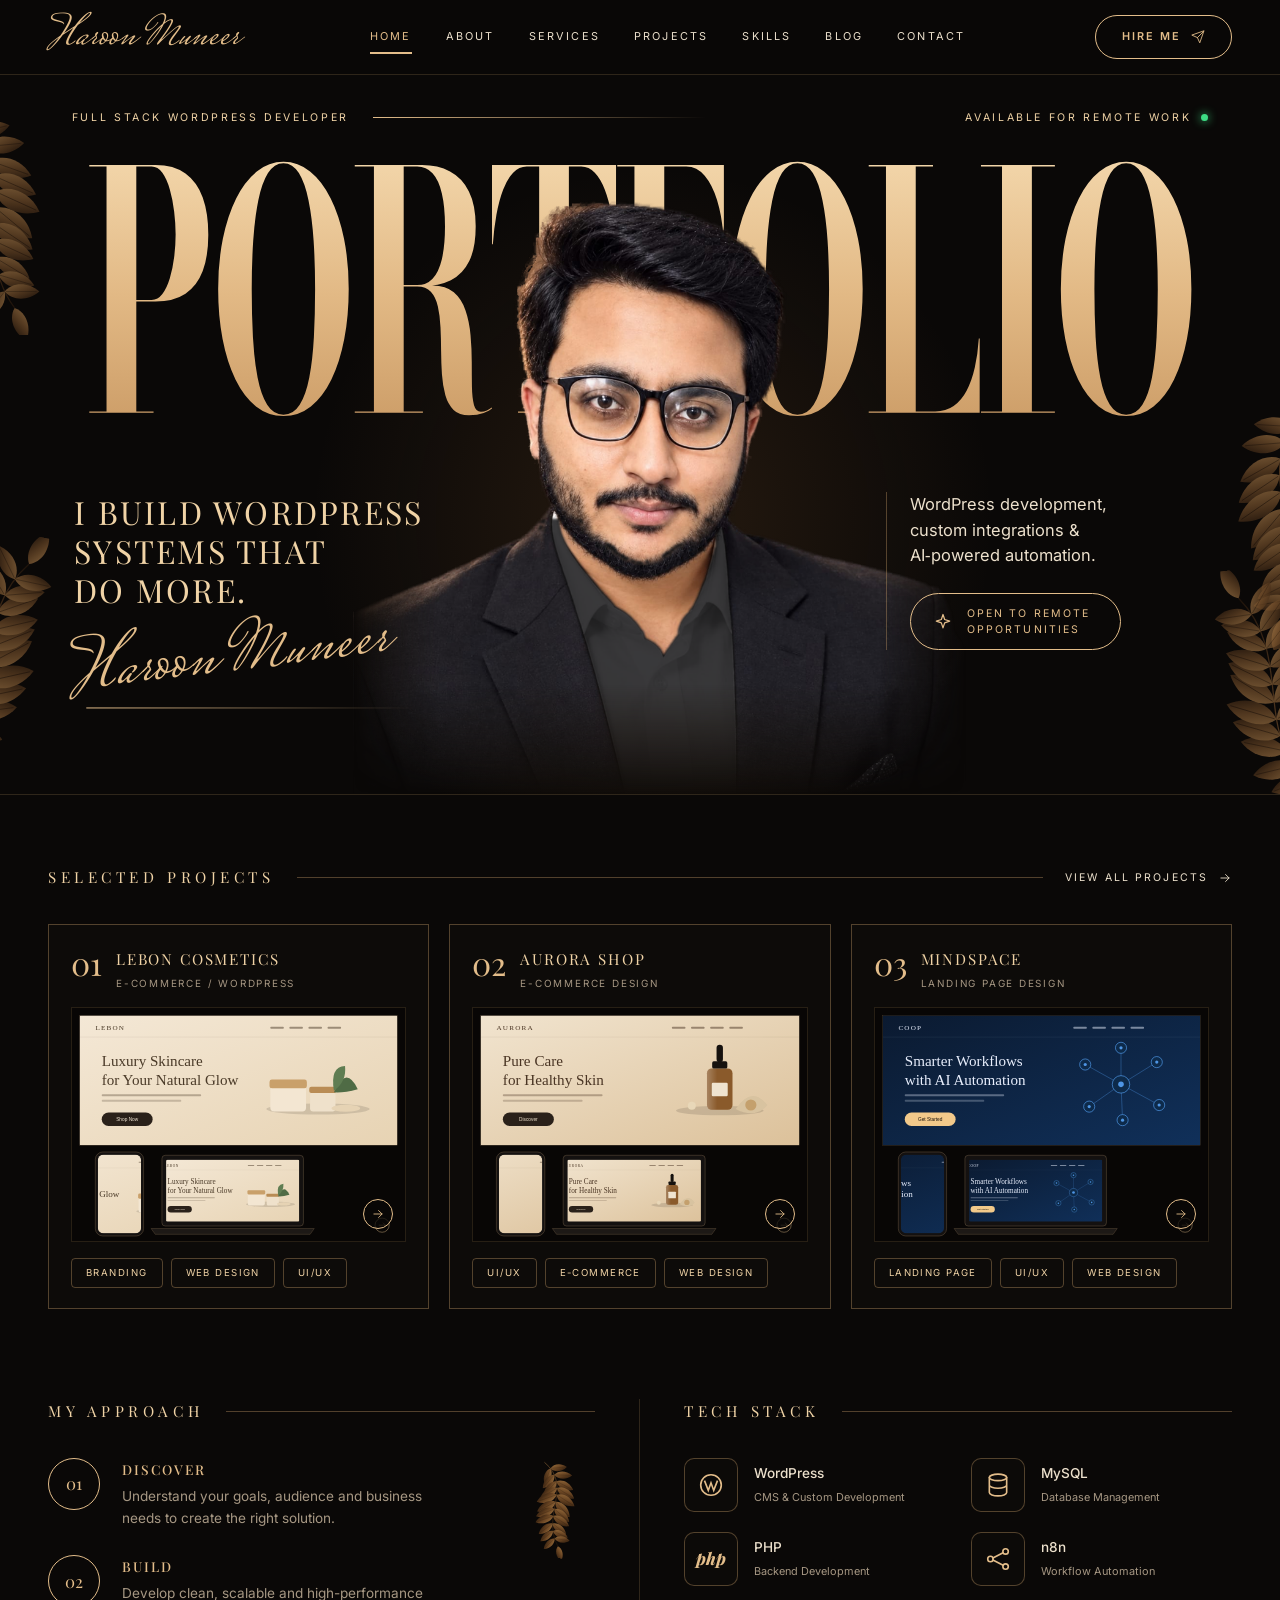
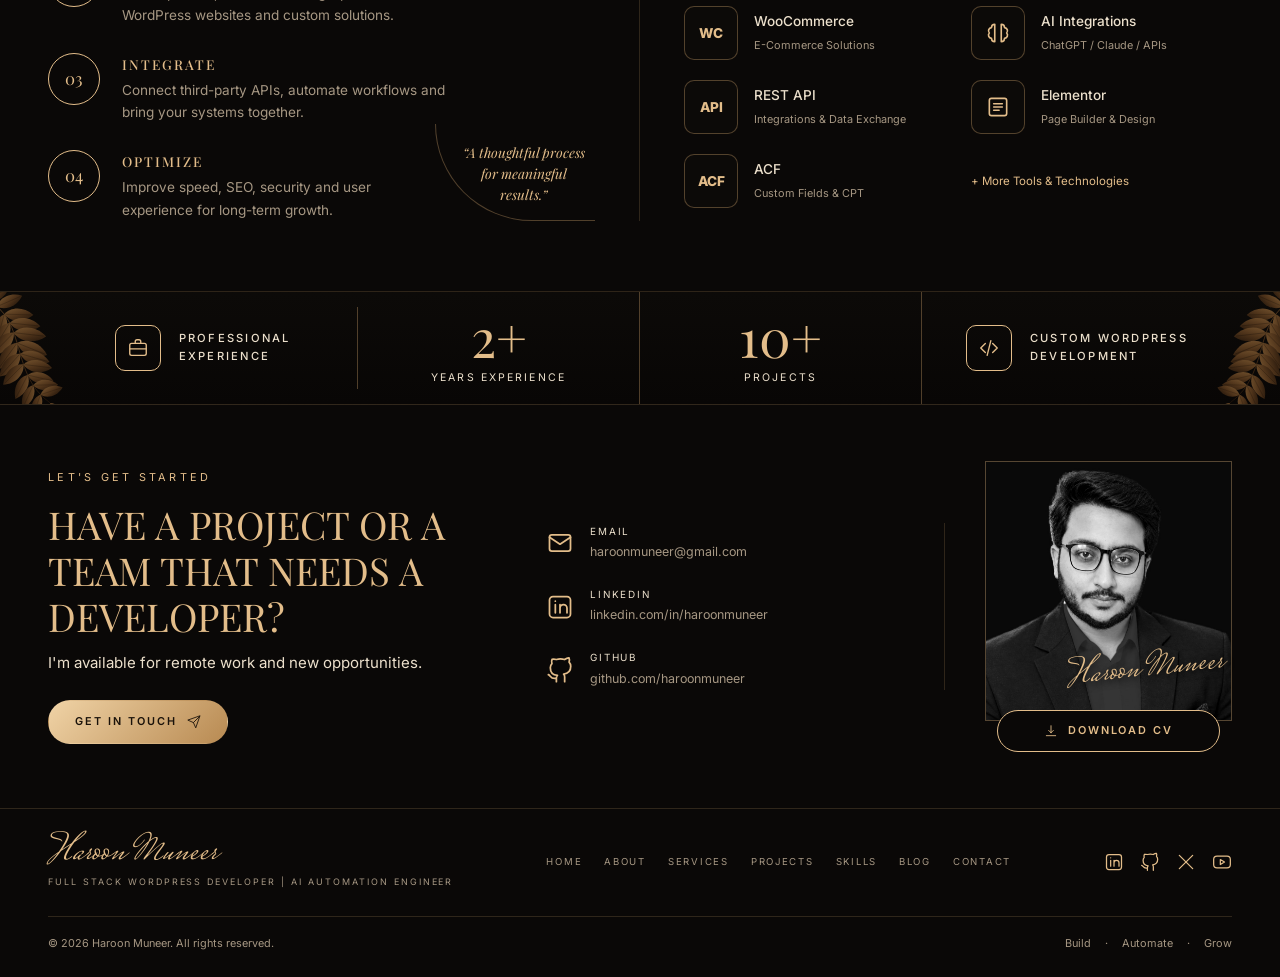
<file: static-site/index.html>
<!DOCTYPE html>
<html lang="en">
<head>
<meta charset="UTF-8">
<meta name="viewport" content="width=device-width, initial-scale=1">
<title>Haroon Muneer — Full Stack WordPress Developer & AI Automation Engineer</title>
<meta name="description" content="Haroon Muneer — Full Stack WordPress Developer & AI Automation Engineer. Custom WordPress systems, integrations and automation.">
<meta name="theme-color" content="#0a0807">
<link rel="icon" type="image/svg+xml" href="images/favicon.svg">
<link rel="preload" href="fonts/bodoni-moda-latin-opsz-normal.woff2" as="font" type="font/woff2" crossorigin>
<link rel="stylesheet" href="css/style.css">
</head>
<body>
<header class="site-header"><div class="container header-inner">
<a class="logo" href="index.html" aria-label="Haroon Muneer — home">Haroon Muneer</a>
<nav class="nav" aria-label="Main"><a href="index.html" class="active">Home</a><a href="about.html">About</a><a href="services.html">Services</a><a href="projects.html">Projects</a><a href="skills.html">Skills</a><a href="blog.html">Blog</a><a href="contact.html">Contact</a></nav>
<a class="btn-outline header-cta" href="contact.html">Hire Me <svg viewBox="0 0 24 24" fill="none" stroke="currentColor" stroke-width="1.5" stroke-linecap="round" stroke-linejoin="round" aria-hidden="true"><path d="M22 2L11 13M22 2l-7 20-4-9-9-4z"/></svg></a>
<button class="menu-toggle" aria-label="Menu" aria-expanded="false">☰</button>
</div></header>
<main>

<section class="hero"><div class="container hero-inner">
<div class="hero-meta"><div class="left"><span>Full Stack WordPress Developer</span><span class="line"></span></div><div class="avail">Available for remote work <i></i></div></div>
<div class="hero-title" aria-hidden="true">PORTFOLIO</div>
<img class="leaf l-tl" src="images/leaf.svg" alt=""><img class="leaf l-bl" src="images/leaf.svg" alt=""><img class="leaf l-tr" src="images/leaf.svg" alt=""><img class="leaf l-br" src="images/leaf.svg" alt="">
<img class="hero-portrait" src="images/haroon.png" alt="Haroon Muneer" onerror="this.onerror=null;this.src='images/portrait-placeholder.svg'">
<div class="hero-left"><h1>I build WordPress<br>systems that<br>do more.</h1><span class="sig">Haroon Muneer</span></div>
<div class="hero-right"><p>WordPress development, custom integrations &amp; AI‑powered automation.</p>
<a class="pill-cta" href="contact.html"><svg viewBox="0 0 24 24" fill="none" stroke="currentColor" stroke-width="1.5" stroke-linecap="round" stroke-linejoin="round" aria-hidden="true"><path d="M12 3l2 6 6 2-6 2-2 6-2-6-6-2 6-2z"/></svg><span>Open to remote<br>opportunities</span></a></div>
</div></section>

<section class="section"><div class="container"><div class="section-head"><h2>Selected Projects</h2><span class="line"></span><a href="projects.html">View all projects <svg width="14" height="14" viewBox="0 0 24 24" fill="none" stroke="currentColor" stroke-width="1.5" stroke-linecap="round" stroke-linejoin="round" aria-hidden="true"><path d="M5 12h14M13 6l6 6-6 6"/></svg></a></div>
<div class="grid-3"><article class="project-card reveal">
<div class="pc-head"><span class="pc-num">01</span><div><div class="pc-title">Lebon Cosmetics</div><div class="pc-sub">E-commerce / WordPress</div></div></div>
<div class="pc-img"><img src="images/projects/lebon.svg" alt="Lebon Cosmetics project preview" loading="lazy"><span class="pc-arrow"><svg viewBox="0 0 24 24" fill="none" stroke="currentColor" stroke-width="1.5" stroke-linecap="round" stroke-linejoin="round" aria-hidden="true"><path d="M5 12h14M13 6l6 6-6 6"/></svg></span></div>
<div class="tags"><span class="tag">Branding</span><span class="tag">Web Design</span><span class="tag">UI/UX</span></div></article><article class="project-card reveal">
<div class="pc-head"><span class="pc-num">02</span><div><div class="pc-title">Aurora Shop</div><div class="pc-sub">E-commerce Design</div></div></div>
<div class="pc-img"><img src="images/projects/aurora.svg" alt="Aurora Shop project preview" loading="lazy"><span class="pc-arrow"><svg viewBox="0 0 24 24" fill="none" stroke="currentColor" stroke-width="1.5" stroke-linecap="round" stroke-linejoin="round" aria-hidden="true"><path d="M5 12h14M13 6l6 6-6 6"/></svg></span></div>
<div class="tags"><span class="tag">UI/UX</span><span class="tag">E-commerce</span><span class="tag">Web Design</span></div></article><article class="project-card reveal">
<div class="pc-head"><span class="pc-num">03</span><div><div class="pc-title">Mindspace</div><div class="pc-sub">Landing Page Design</div></div></div>
<div class="pc-img"><img src="images/projects/mindspace.svg" alt="Mindspace project preview" loading="lazy"><span class="pc-arrow"><svg viewBox="0 0 24 24" fill="none" stroke="currentColor" stroke-width="1.5" stroke-linecap="round" stroke-linejoin="round" aria-hidden="true"><path d="M5 12h14M13 6l6 6-6 6"/></svg></span></div>
<div class="tags"><span class="tag">Landing Page</span><span class="tag">UI/UX</span><span class="tag">Web Design</span></div></article></div></div></section>

<section class="section" style="padding-top:20px"><div class="container two-col">
<div class="reveal"><div class="section-head"><h2>My Approach</h2><span class="line"></span></div><div class="steps"><div class="step"><div class="n">01</div><div><h3>Discover</h3><p>Understand your goals, audience and business needs to create the right solution.</p></div></div><div class="step"><div class="n">02</div><div><h3>Build</h3><p>Develop clean, scalable and high-performance WordPress websites and custom solutions.</p></div></div><div class="step"><div class="n">03</div><div><h3>Integrate</h3><p>Connect third-party APIs, automate workflows and bring your systems together.</p></div></div><div class="step"><div class="n">04</div><div><h3>Optimize</h3><p>Improve speed, SEO, security and user experience for long-term growth.</p></div></div><img class="leaf-deco q-leaf" src="images/leaf.svg" alt=""><div class="quote">“A thoughtful process for meaningful results.”</div></div></div>
<div class="reveal"><div class="section-head"><h2>Tech Stack</h2><span class="line"></span></div><div class="tech-grid"><div class="tech"><div class="ic"><svg viewBox="0 0 24 24" fill="none" stroke="currentColor" stroke-width="1.5"><circle cx="12" cy="12" r="9.5"/><path d="M6 8l3.5 9L12 10l2.5 7L18 8"/></svg></div><div><strong>WordPress</strong><span>CMS &amp; Custom Development</span></div></div><div class="tech"><div class="ic"><svg viewBox="0 0 24 24" fill="none" stroke="currentColor" stroke-width="1.5" stroke-linecap="round" stroke-linejoin="round" aria-hidden="true"><ellipse cx="12" cy="5" rx="8" ry="3"/><path d="M4 5v14c0 1.7 3.6 3 8 3s8-1.3 8-3V5M4 12c0 1.7 3.6 3 8 3s8-1.3 8-3"/></svg></div><div><strong>MySQL</strong><span>Database Management</span></div></div><div class="tech"><div class="ic"><em>php</em></div><div><strong>PHP</strong><span>Backend Development</span></div></div><div class="tech"><div class="ic"><svg viewBox="0 0 24 24" fill="none" stroke="currentColor" stroke-width="1.5" stroke-linecap="round" stroke-linejoin="round" aria-hidden="true"><circle cx="5" cy="12" r="2.5"/><circle cx="19" cy="5" r="2.5"/><circle cx="19" cy="19" r="2.5"/><path d="M7.3 11l9.4-4.8M7.3 13l9.4 4.8"/></svg></div><div><strong>n8n</strong><span>Workflow Automation</span></div></div><div class="tech"><div class="ic">WC</div><div><strong>WooCommerce</strong><span>E-Commerce Solutions</span></div></div><div class="tech"><div class="ic"><svg viewBox="0 0 24 24" fill="none" stroke="currentColor" stroke-width="1.5" stroke-linecap="round" stroke-linejoin="round" aria-hidden="true"><path d="M9 4a3 3 0 00-3 3 3 3 0 00-2 5 3 3 0 002 5 3 3 0 003 3V4zM15 4a3 3 0 013 3 3 3 0 012 5 3 3 0 01-2 5 3 3 0 01-3 3V4z"/></svg></div><div><strong>AI Integrations</strong><span>ChatGPT / Claude / APIs</span></div></div><div class="tech"><div class="ic">API</div><div><strong>REST API</strong><span>Integrations &amp; Data Exchange</span></div></div><div class="tech"><div class="ic"><svg viewBox="0 0 24 24" fill="none" stroke="currentColor" stroke-width="1.5" stroke-linecap="round" stroke-linejoin="round" aria-hidden="true"><rect x="4" y="4" width="16" height="16" rx="2"/><path d="M8 9h8M8 12h8M8 15h5"/></svg></div><div><strong>Elementor</strong><span>Page Builder &amp; Design</span></div></div><div class="tech"><div class="ic">ACF</div><div><strong>ACF</strong><span>Custom Fields &amp; CPT</span></div></div><div class="tech"><a class="more-link" href="skills.html">+ More Tools &amp; Technologies</a></div></div></div>
</div></section>

<section class="stats"><img class="leaf-deco s-l" src="images/leaf.svg" alt=""><img class="leaf-deco s-r" src="images/leaf.svg" alt=""><div class="container stats-inner">
<div class="stat icon-stat"><span class="ic"><svg viewBox="0 0 24 24" fill="none" stroke="currentColor" stroke-width="1.5" stroke-linecap="round" stroke-linejoin="round" aria-hidden="true"><rect x="3" y="7" width="18" height="13" rx="2"/><path d="M9 7V5a2 2 0 012-2h2a2 2 0 012 2v2M3 13h18"/></svg></span><b>Professional<br>Experience</b></div>
<div class="stat"><div class="num" data-count="6">6+</div><small>Years Experience</small></div>
<div class="stat"><div class="num" data-count="30">30+</div><small>Projects</small></div>
<div class="stat icon-stat"><span class="ic"><svg viewBox="0 0 24 24" fill="none" stroke="currentColor" stroke-width="1.5" stroke-linecap="round" stroke-linejoin="round" aria-hidden="true"><path d="M8 7l-5 5 5 5M16 7l5 5-5 5M14 4l-4 16"/></svg></span><b>Custom WordPress<br>Development</b></div>
</div></section>
<section class="cta"><div class="container cta-inner">
<div><span class="eyebrow" style="letter-spacing:.3em">Let's get started</span><h2>Have a project or a team that needs a developer?</h2><p>I'm available for remote work and new opportunities.</p>
<a class="btn-solid" href="contact.html">Get in touch <svg viewBox="0 0 24 24" fill="none" stroke="currentColor" stroke-width="1.5" stroke-linecap="round" stroke-linejoin="round" aria-hidden="true"><path d="M22 2L11 13M22 2l-7 20-4-9-9-4z"/></svg></a></div>
<div class="contact-list">
<div class="contact-item"><span class="ic"><svg viewBox="0 0 24 24" fill="none" stroke="currentColor" stroke-width="1.5" stroke-linecap="round" stroke-linejoin="round" aria-hidden="true"><rect x="3" y="5" width="18" height="14" rx="2"/><path d="M3 7l9 6 9-6"/></svg></span><div><small>Email</small><a href="mailto:haroonmuneer@gmail.com">haroonmuneer@gmail.com</a></div></div>
<div class="contact-item"><span class="ic"><svg viewBox="0 0 24 24" fill="none" stroke="currentColor" stroke-width="1.5" stroke-linecap="round" stroke-linejoin="round" aria-hidden="true"><rect x="3" y="3" width="18" height="18" rx="3"/><path d="M8 10v7M8 7v.01M12 17v-7M12 13a3 3 0 016 0v4"/></svg></span><div><small>LinkedIn</small><a href="https://linkedin.com/in/haroonmuneer" target="_blank" rel="noopener">linkedin.com/in/haroonmuneer</a></div></div>
<div class="contact-item"><span class="ic"><svg viewBox="0 0 24 24" fill="none" stroke="currentColor" stroke-width="1.5" stroke-linecap="round" stroke-linejoin="round" aria-hidden="true"><path d="M9 19c-5 1.5-5-2.5-7-3m14 6v-3.9a3.4 3.4 0 00-.9-2.6c3-.3 6.1-1.5 6.1-6.7a5.2 5.2 0 00-1.4-3.6 4.8 4.8 0 00-.1-3.6s-1.2-.4-3.8 1.4a13 13 0 00-7 0C6.4 2.5 5.2 2.9 5.2 2.9a4.8 4.8 0 00-.1 3.6A5.2 5.2 0 003.7 10c0 5.2 3.1 6.4 6.1 6.7a3.4 3.4 0 00-.9 2.6V22"/></svg></span><div><small>GitHub</small><a href="https://github.com/haroonmuneer" target="_blank" rel="noopener">github.com/haroonmuneer</a></div></div>
</div>
<div class="cv-card"><div class="cv-photo"><img src="images/haroon-bw.jpg" alt="Haroon Muneer" onerror="this.onerror=null;this.src='images/portrait-placeholder.svg'"></div><span class="sig">Haroon Muneer</span>
<a class="btn-outline" href="assets/Haroon-Muneer-CV.pdf" download><svg viewBox="0 0 24 24" fill="none" stroke="currentColor" stroke-width="1.5" stroke-linecap="round" stroke-linejoin="round" aria-hidden="true"><path d="M12 3v12m0 0l-4-4m4 4l4-4M4 20h16"/></svg> Download CV</a></div>
</div></section></main>
<footer class="site-footer"><div class="container">
<div class="footer-top">
<div class="footer-brand"><a class="logo" href="index.html">Haroon Muneer</a><small>Full Stack WordPress Developer | AI Automation Engineer</small></div>
<nav class="footer-nav" aria-label="Footer"><a href="index.html">Home</a><a href="about.html">About</a><a href="services.html">Services</a><a href="projects.html">Projects</a><a href="skills.html">Skills</a><a href="blog.html">Blog</a><a href="contact.html">Contact</a></nav>
<div class="socials">
<a href="https://linkedin.com/in/haroonmuneer" target="_blank" rel="noopener" aria-label="LinkedIn"><svg viewBox="0 0 24 24" fill="none" stroke="currentColor" stroke-width="1.5" stroke-linecap="round" stroke-linejoin="round" aria-hidden="true"><rect x="3" y="3" width="18" height="18" rx="3"/><path d="M8 10v7M8 7v.01M12 17v-7M12 13a3 3 0 016 0v4"/></svg></a>
<a href="https://github.com/haroonmuneer" target="_blank" rel="noopener" aria-label="GitHub"><svg viewBox="0 0 24 24" fill="none" stroke="currentColor" stroke-width="1.5" stroke-linecap="round" stroke-linejoin="round" aria-hidden="true"><path d="M9 19c-5 1.5-5-2.5-7-3m14 6v-3.9a3.4 3.4 0 00-.9-2.6c3-.3 6.1-1.5 6.1-6.7a5.2 5.2 0 00-1.4-3.6 4.8 4.8 0 00-.1-3.6s-1.2-.4-3.8 1.4a13 13 0 00-7 0C6.4 2.5 5.2 2.9 5.2 2.9a4.8 4.8 0 00-.1 3.6A5.2 5.2 0 003.7 10c0 5.2 3.1 6.4 6.1 6.7a3.4 3.4 0 00-.9 2.6V22"/></svg></a>
<a href="#" aria-label="X"><svg viewBox="0 0 24 24" fill="none" stroke="currentColor" stroke-width="1.5" stroke-linecap="round" stroke-linejoin="round" aria-hidden="true"><path d="M4 4l16 16M20 4L4 20"/></svg></a>
<a href="#" aria-label="YouTube"><svg viewBox="0 0 24 24" fill="none" stroke="currentColor" stroke-width="1.5" stroke-linecap="round" stroke-linejoin="round" aria-hidden="true"><rect x="2" y="5" width="20" height="14" rx="4"/><path d="M10 9l5 3-5 3z"/></svg></a>
</div></div>
<div class="footer-bottom"><span>© <span class="year">2026</span> Haroon Muneer. All rights reserved.</span><span class="words"><span>Build</span><span>Automate</span><span>Grow</span></span></div>
</div></footer>
<button class="to-top" aria-label="Back to top">↑</button>
<script src="js/main.js"></script>
</body></html>
</file>
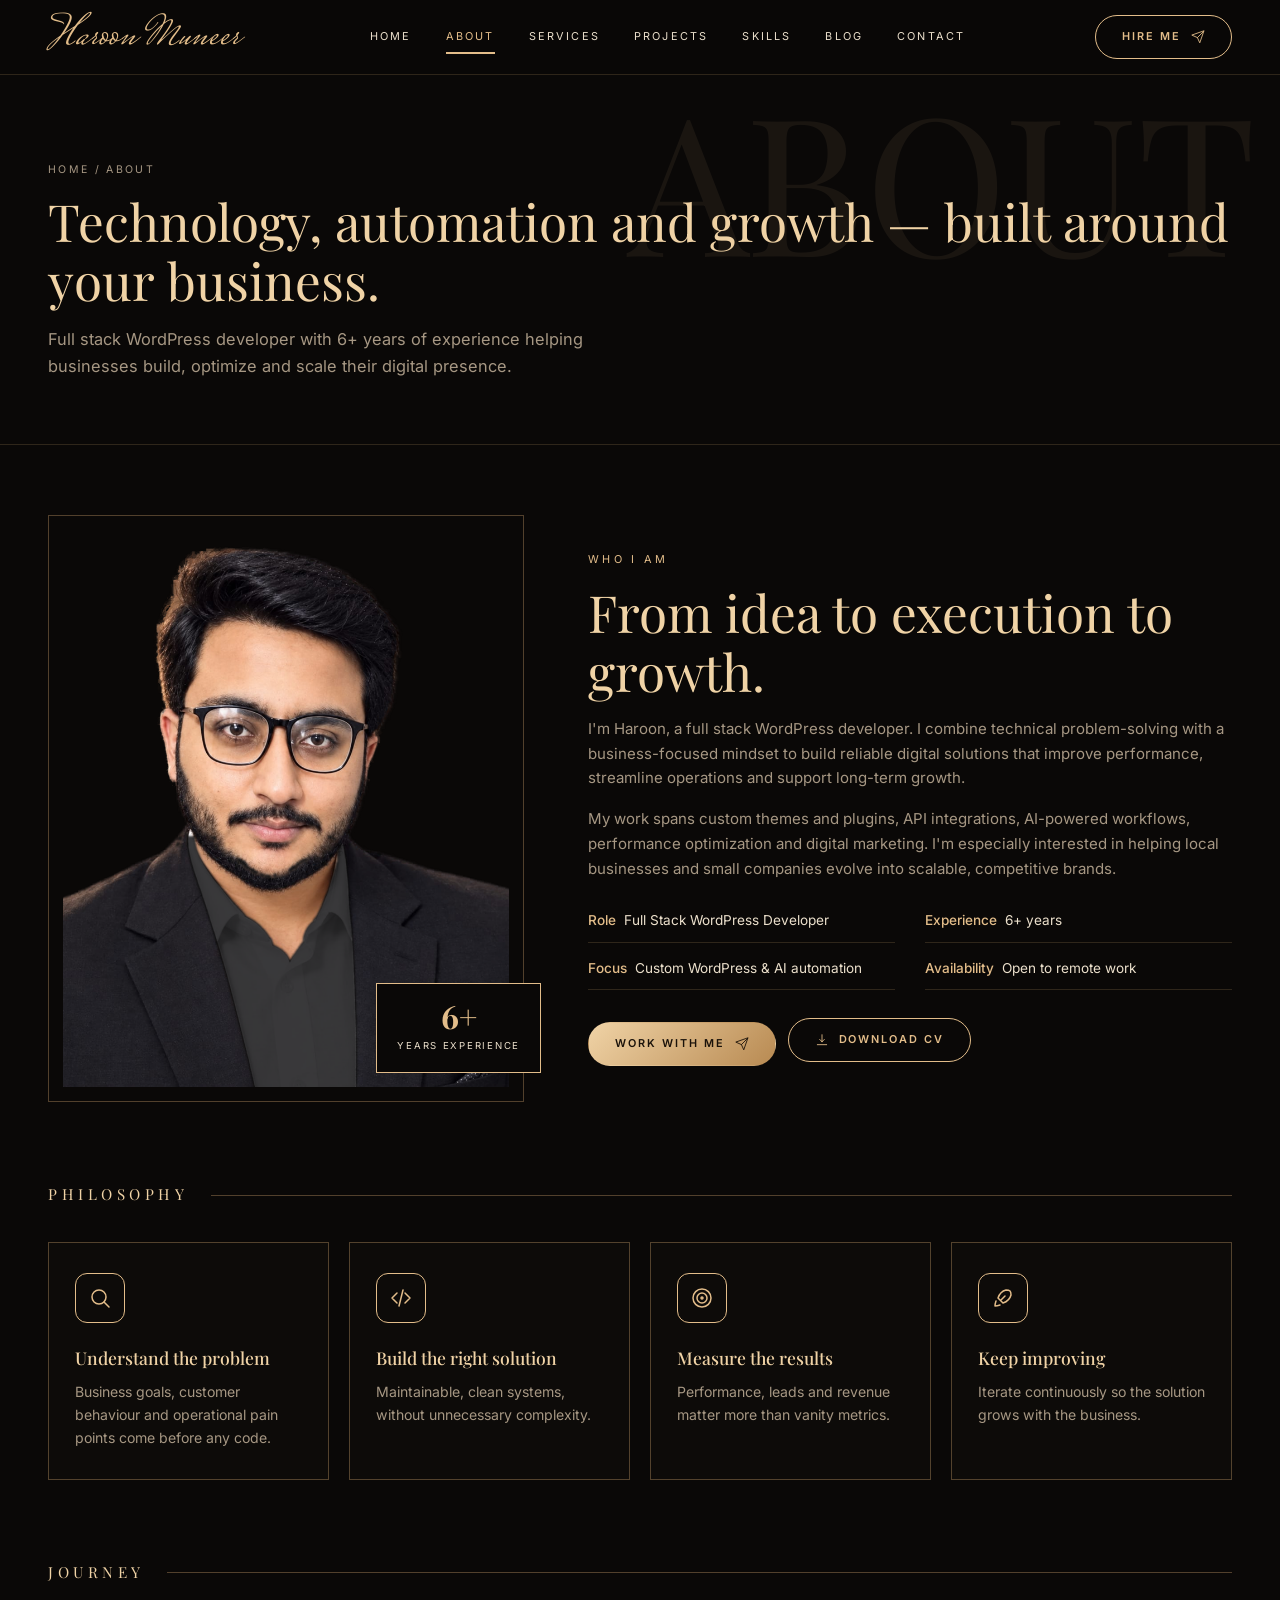
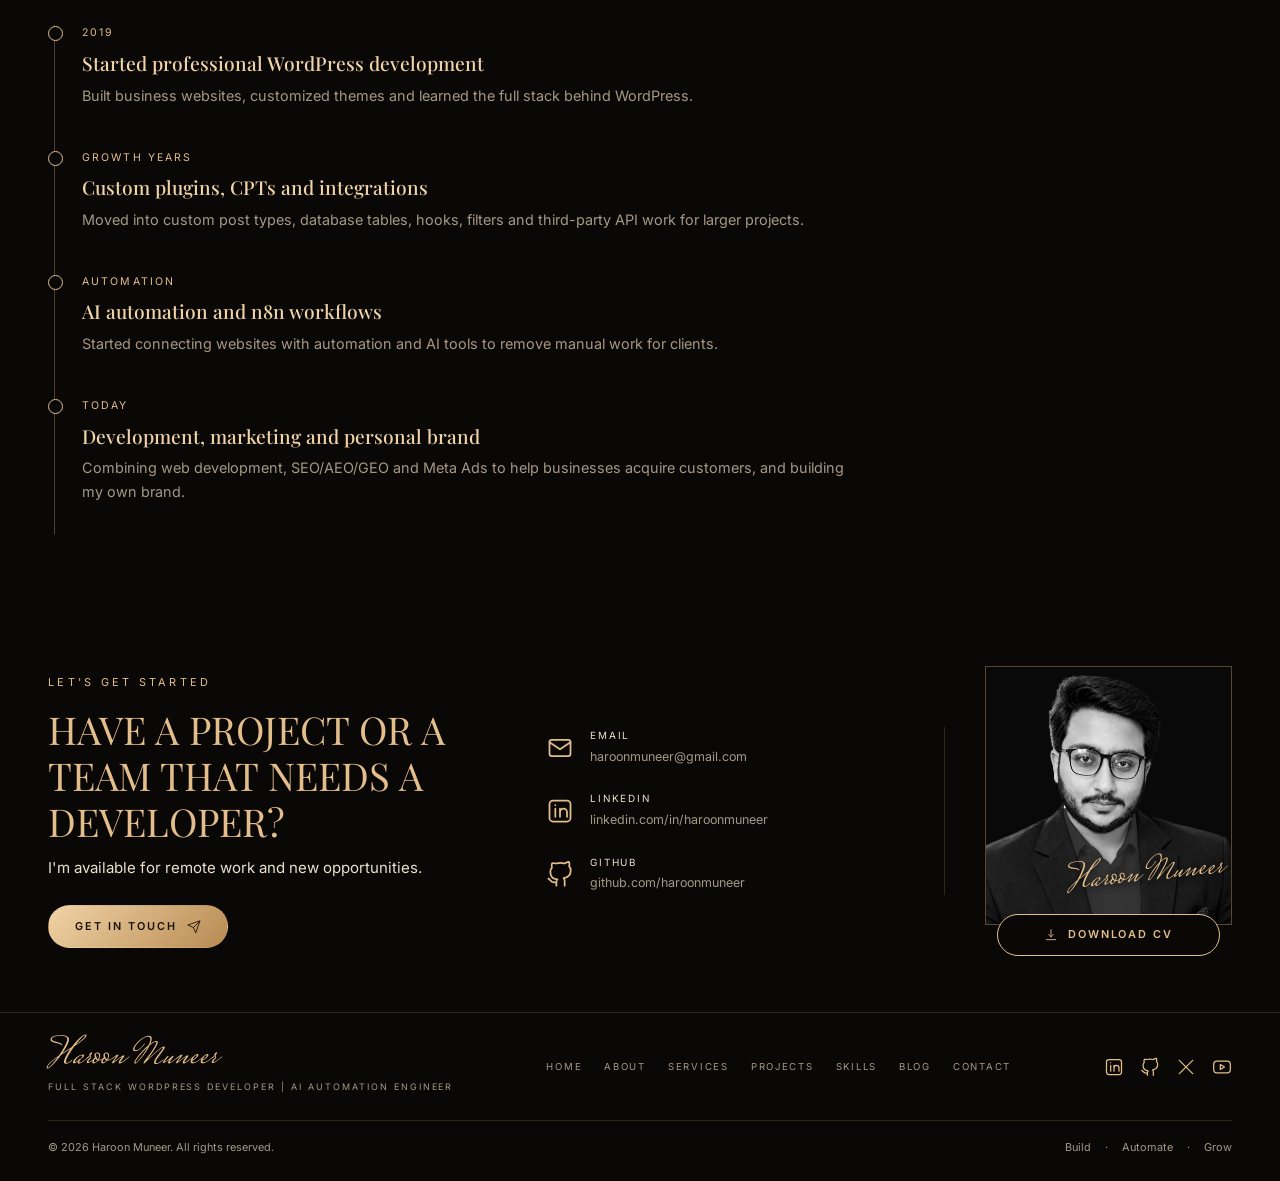
<file: static-site/about.html>
<!DOCTYPE html>
<html lang="en">
<head>
<meta charset="UTF-8">
<meta name="viewport" content="width=device-width, initial-scale=1">
<title>About — Haroon Muneer</title>
<meta name="description" content="Haroon Muneer — Full Stack WordPress Developer & AI Automation Engineer. Custom WordPress systems, integrations and automation.">
<meta name="theme-color" content="#0a0807">
<link rel="icon" type="image/svg+xml" href="images/favicon.svg">
<link rel="preload" href="fonts/bodoni-moda-latin-opsz-normal.woff2" as="font" type="font/woff2" crossorigin>
<link rel="stylesheet" href="css/style.css">
</head>
<body>
<header class="site-header"><div class="container header-inner">
<a class="logo" href="index.html" aria-label="Haroon Muneer — home">Haroon Muneer</a>
<nav class="nav" aria-label="Main"><a href="index.html">Home</a><a href="about.html" class="active">About</a><a href="services.html">Services</a><a href="projects.html">Projects</a><a href="skills.html">Skills</a><a href="blog.html">Blog</a><a href="contact.html">Contact</a></nav>
<a class="btn-outline header-cta" href="contact.html">Hire Me <svg viewBox="0 0 24 24" fill="none" stroke="currentColor" stroke-width="1.5" stroke-linecap="round" stroke-linejoin="round" aria-hidden="true"><path d="M22 2L11 13M22 2l-7 20-4-9-9-4z"/></svg></a>
<button class="menu-toggle" aria-label="Menu" aria-expanded="false">☰</button>
</div></header>
<main>
<section class="page-hero"><div class="big" aria-hidden="true">About</div><div class="container">
<div class="crumbs"><a href="index.html">Home</a> / About</div><h1 class="display">Technology, automation and growth — built around your business.</h1><p class="lead">Full stack WordPress developer with 6+ years of experience helping businesses build, optimize and scale their digital presence.</p></div></section>
<section class="section"><div class="container about-grid">
<div class="about-photo reveal"><img src="images/haroon.png" alt="Haroon Muneer" onerror="this.onerror=null;this.src='images/portrait-placeholder.svg'"><div class="badge"><b>6+</b><small>Years Experience</small></div></div>
<div class="about-text reveal"><span class="eyebrow">Who I am</span><h2 class="display">From idea to execution to growth.</h2>
<p>I'm Haroon, a full stack WordPress developer. I combine technical problem-solving with a business-focused mindset to build reliable digital solutions that improve performance, streamline operations and support long-term growth.</p>
<p>My work spans custom themes and plugins, API integrations, AI-powered workflows, performance optimization and digital marketing. I'm especially interested in helping local businesses and small companies evolve into scalable, competitive brands.</p>
<ul class="facts"><li><b>Role</b>Full Stack WordPress Developer</li><li><b>Experience</b>6+ years</li><li><b>Focus</b>Custom WordPress &amp; AI automation</li><li><b>Availability</b>Open to remote work</li></ul>
<a class="btn-solid" href="contact.html">Work with me <svg viewBox="0 0 24 24" fill="none" stroke="currentColor" stroke-width="1.5" stroke-linecap="round" stroke-linejoin="round" aria-hidden="true"><path d="M22 2L11 13M22 2l-7 20-4-9-9-4z"/></svg></a> &nbsp; <a class="btn-outline" href="assets/Haroon-Muneer-CV.pdf" download><svg viewBox="0 0 24 24" fill="none" stroke="currentColor" stroke-width="1.5" stroke-linecap="round" stroke-linejoin="round" aria-hidden="true"><path d="M12 3v12m0 0l-4-4m4 4l4-4M4 20h16"/></svg> Download CV</a></div>
</div></section>
<section class="section" style="padding-top:10px"><div class="container"><div class="section-head"><h2>Philosophy</h2><span class="line"></span></div>
<div class="values">
<div class="card reveal"><div class="ic"><svg viewBox="0 0 24 24" fill="none" stroke="currentColor" stroke-width="1.5" stroke-linecap="round" stroke-linejoin="round" aria-hidden="true"><circle cx="11" cy="11" r="7"/><path d="M21 21l-5-5"/></svg></div><h3>Understand the problem</h3><p>Business goals, customer behaviour and operational pain points come before any code.</p></div>
<div class="card reveal"><div class="ic"><svg viewBox="0 0 24 24" fill="none" stroke="currentColor" stroke-width="1.5" stroke-linecap="round" stroke-linejoin="round" aria-hidden="true"><path d="M8 7l-5 5 5 5M16 7l5 5-5 5M14 4l-4 16"/></svg></div><h3>Build the right solution</h3><p>Maintainable, clean systems, without unnecessary complexity.</p></div>
<div class="card reveal"><div class="ic"><svg viewBox="0 0 24 24" fill="none" stroke="currentColor" stroke-width="1.5" stroke-linecap="round" stroke-linejoin="round" aria-hidden="true"><circle cx="12" cy="12" r="9"/><circle cx="12" cy="12" r="5"/><circle cx="12" cy="12" r="1"/></svg></div><h3>Measure the results</h3><p>Performance, leads and revenue matter more than vanity metrics.</p></div>
<div class="card reveal"><div class="ic"><svg viewBox="0 0 24 24" fill="none" stroke="currentColor" stroke-width="1.5" stroke-linecap="round" stroke-linejoin="round" aria-hidden="true"><path d="M5 15c-1 3-1 5-1 5s2 0 5-1M14 10l-4 4M15 4c4 0 5 1 5 5-1 4-5 7-8 8l-5-5c1-3 4-7 8-8z"/></svg></div><h3>Keep improving</h3><p>Iterate continuously so the solution grows with the business.</p></div>
</div></div></section>
<section class="section" style="padding-top:10px"><div class="container"><div class="section-head"><h2>Journey</h2><span class="line"></span></div>
<div class="timeline">
<div class="tl-item reveal"><small>2019</small><h3>Started professional WordPress development</h3><p>Built business websites, customized themes and learned the full stack behind WordPress.</p></div>
<div class="tl-item reveal"><small>Growth years</small><h3>Custom plugins, CPTs and integrations</h3><p>Moved into custom post types, database tables, hooks, filters and third-party API work for larger projects.</p></div>
<div class="tl-item reveal"><small>Automation</small><h3>AI automation and n8n workflows</h3><p>Started connecting websites with automation and AI tools to remove manual work for clients.</p></div>
<div class="tl-item reveal"><small>Today</small><h3>Development, marketing and personal brand</h3><p>Combining web development, SEO/AEO/GEO and Meta Ads to help businesses acquire customers, and building my own brand.</p></div>
</div></div></section>
<section class="cta"><div class="container cta-inner">
<div><span class="eyebrow" style="letter-spacing:.3em">Let's get started</span><h2>Have a project or a team that needs a developer?</h2><p>I'm available for remote work and new opportunities.</p>
<a class="btn-solid" href="contact.html">Get in touch <svg viewBox="0 0 24 24" fill="none" stroke="currentColor" stroke-width="1.5" stroke-linecap="round" stroke-linejoin="round" aria-hidden="true"><path d="M22 2L11 13M22 2l-7 20-4-9-9-4z"/></svg></a></div>
<div class="contact-list">
<div class="contact-item"><span class="ic"><svg viewBox="0 0 24 24" fill="none" stroke="currentColor" stroke-width="1.5" stroke-linecap="round" stroke-linejoin="round" aria-hidden="true"><rect x="3" y="5" width="18" height="14" rx="2"/><path d="M3 7l9 6 9-6"/></svg></span><div><small>Email</small><a href="mailto:haroonmuneer@gmail.com">haroonmuneer@gmail.com</a></div></div>
<div class="contact-item"><span class="ic"><svg viewBox="0 0 24 24" fill="none" stroke="currentColor" stroke-width="1.5" stroke-linecap="round" stroke-linejoin="round" aria-hidden="true"><rect x="3" y="3" width="18" height="18" rx="3"/><path d="M8 10v7M8 7v.01M12 17v-7M12 13a3 3 0 016 0v4"/></svg></span><div><small>LinkedIn</small><a href="https://linkedin.com/in/haroonmuneer" target="_blank" rel="noopener">linkedin.com/in/haroonmuneer</a></div></div>
<div class="contact-item"><span class="ic"><svg viewBox="0 0 24 24" fill="none" stroke="currentColor" stroke-width="1.5" stroke-linecap="round" stroke-linejoin="round" aria-hidden="true"><path d="M9 19c-5 1.5-5-2.5-7-3m14 6v-3.9a3.4 3.4 0 00-.9-2.6c3-.3 6.1-1.5 6.1-6.7a5.2 5.2 0 00-1.4-3.6 4.8 4.8 0 00-.1-3.6s-1.2-.4-3.8 1.4a13 13 0 00-7 0C6.4 2.5 5.2 2.9 5.2 2.9a4.8 4.8 0 00-.1 3.6A5.2 5.2 0 003.7 10c0 5.2 3.1 6.4 6.1 6.7a3.4 3.4 0 00-.9 2.6V22"/></svg></span><div><small>GitHub</small><a href="https://github.com/haroonmuneer" target="_blank" rel="noopener">github.com/haroonmuneer</a></div></div>
</div>
<div class="cv-card"><div class="cv-photo"><img src="images/haroon-bw.jpg" alt="Haroon Muneer" onerror="this.onerror=null;this.src='images/portrait-placeholder.svg'"></div><span class="sig">Haroon Muneer</span>
<a class="btn-outline" href="assets/Haroon-Muneer-CV.pdf" download><svg viewBox="0 0 24 24" fill="none" stroke="currentColor" stroke-width="1.5" stroke-linecap="round" stroke-linejoin="round" aria-hidden="true"><path d="M12 3v12m0 0l-4-4m4 4l4-4M4 20h16"/></svg> Download CV</a></div>
</div></section></main>
<footer class="site-footer"><div class="container">
<div class="footer-top">
<div class="footer-brand"><a class="logo" href="index.html">Haroon Muneer</a><small>Full Stack WordPress Developer | AI Automation Engineer</small></div>
<nav class="footer-nav" aria-label="Footer"><a href="index.html">Home</a><a href="about.html">About</a><a href="services.html">Services</a><a href="projects.html">Projects</a><a href="skills.html">Skills</a><a href="blog.html">Blog</a><a href="contact.html">Contact</a></nav>
<div class="socials">
<a href="https://linkedin.com/in/haroonmuneer" target="_blank" rel="noopener" aria-label="LinkedIn"><svg viewBox="0 0 24 24" fill="none" stroke="currentColor" stroke-width="1.5" stroke-linecap="round" stroke-linejoin="round" aria-hidden="true"><rect x="3" y="3" width="18" height="18" rx="3"/><path d="M8 10v7M8 7v.01M12 17v-7M12 13a3 3 0 016 0v4"/></svg></a>
<a href="https://github.com/haroonmuneer" target="_blank" rel="noopener" aria-label="GitHub"><svg viewBox="0 0 24 24" fill="none" stroke="currentColor" stroke-width="1.5" stroke-linecap="round" stroke-linejoin="round" aria-hidden="true"><path d="M9 19c-5 1.5-5-2.5-7-3m14 6v-3.9a3.4 3.4 0 00-.9-2.6c3-.3 6.1-1.5 6.1-6.7a5.2 5.2 0 00-1.4-3.6 4.8 4.8 0 00-.1-3.6s-1.2-.4-3.8 1.4a13 13 0 00-7 0C6.4 2.5 5.2 2.9 5.2 2.9a4.8 4.8 0 00-.1 3.6A5.2 5.2 0 003.7 10c0 5.2 3.1 6.4 6.1 6.7a3.4 3.4 0 00-.9 2.6V22"/></svg></a>
<a href="#" aria-label="X"><svg viewBox="0 0 24 24" fill="none" stroke="currentColor" stroke-width="1.5" stroke-linecap="round" stroke-linejoin="round" aria-hidden="true"><path d="M4 4l16 16M20 4L4 20"/></svg></a>
<a href="#" aria-label="YouTube"><svg viewBox="0 0 24 24" fill="none" stroke="currentColor" stroke-width="1.5" stroke-linecap="round" stroke-linejoin="round" aria-hidden="true"><rect x="2" y="5" width="20" height="14" rx="4"/><path d="M10 9l5 3-5 3z"/></svg></a>
</div></div>
<div class="footer-bottom"><span>© <span class="year">2026</span> Haroon Muneer. All rights reserved.</span><span class="words"><span>Build</span><span>Automate</span><span>Grow</span></span></div>
</div></footer>
<button class="to-top" aria-label="Back to top">↑</button>
<script src="js/main.js"></script>
</body></html>
</file>
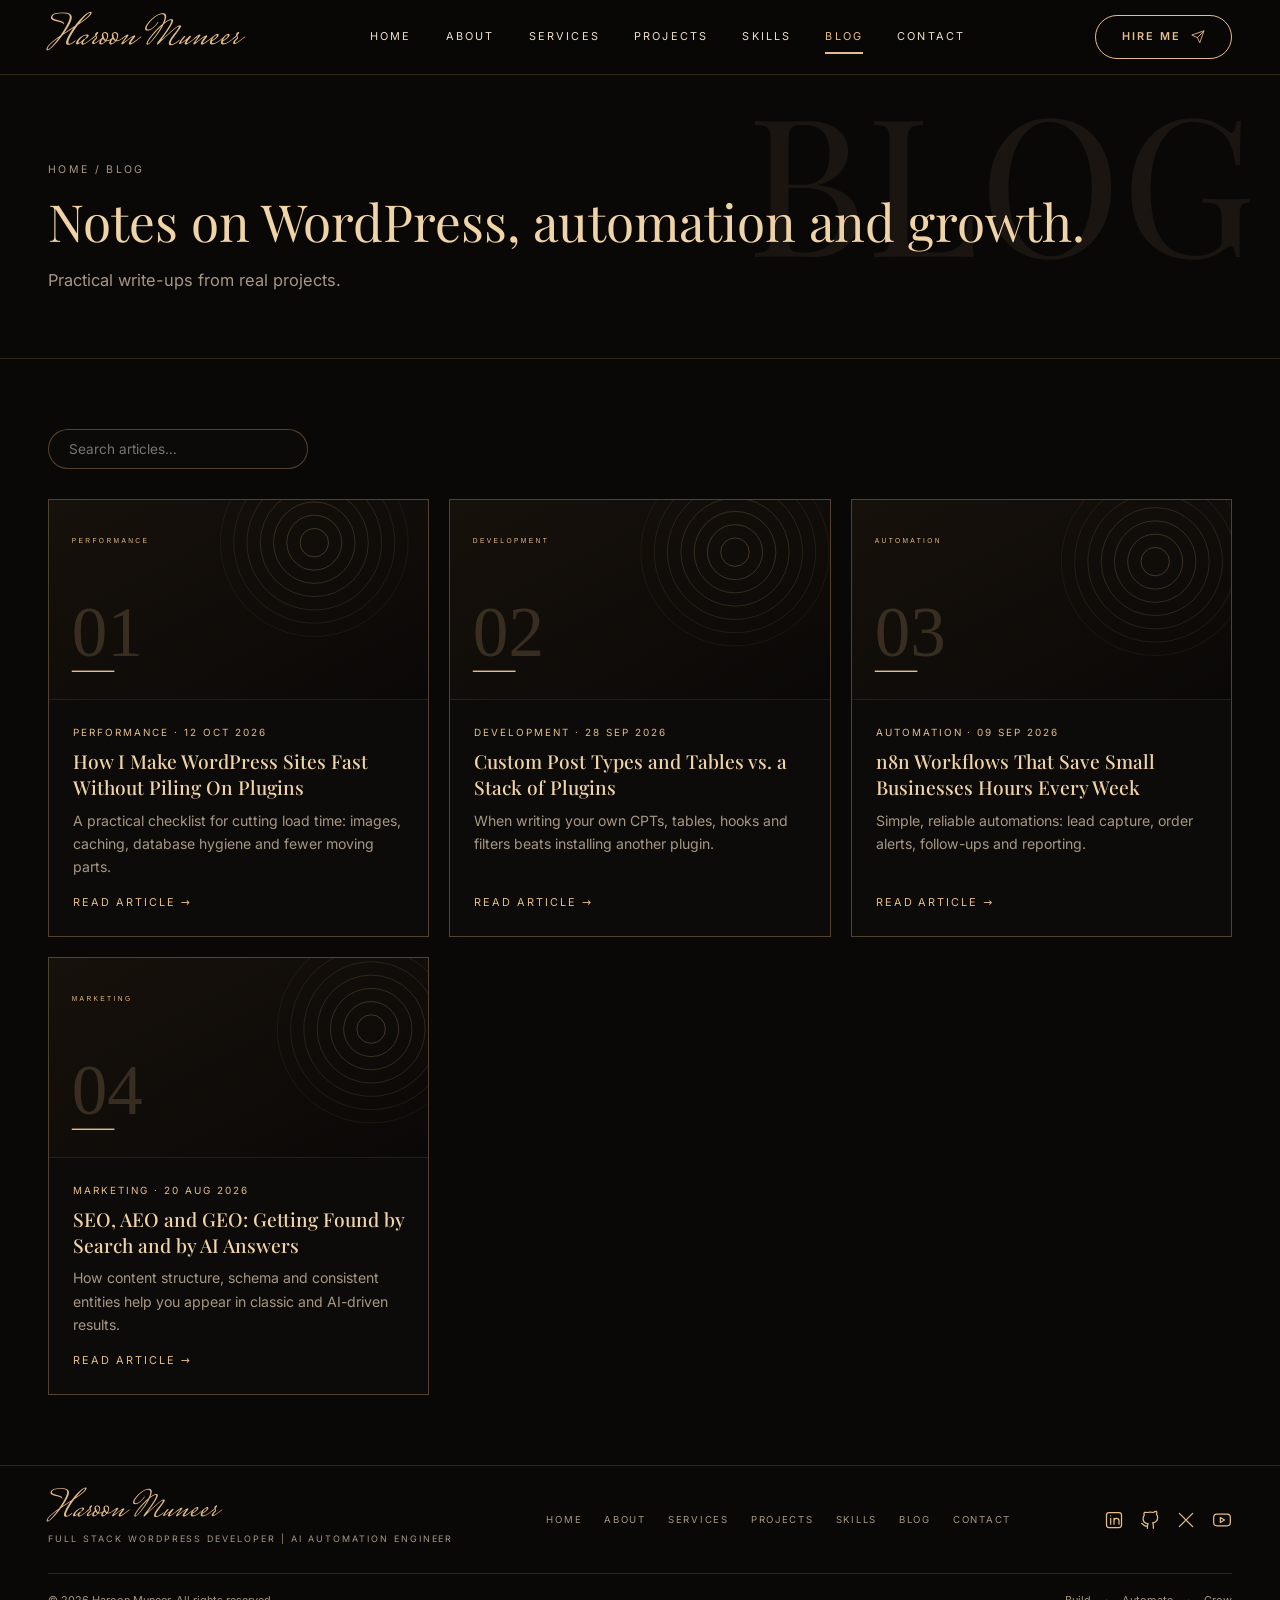
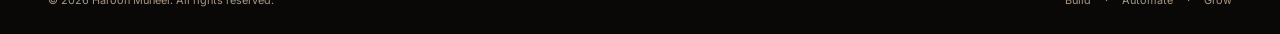
<file: static-site/blog.html>
<!DOCTYPE html>
<html lang="en">
<head>
<meta charset="UTF-8">
<meta name="viewport" content="width=device-width, initial-scale=1">
<title>Blog — Haroon Muneer</title>
<meta name="description" content="Haroon Muneer — Full Stack WordPress Developer & AI Automation Engineer. Custom WordPress systems, integrations and automation.">
<meta name="theme-color" content="#0a0807">
<link rel="icon" type="image/svg+xml" href="images/favicon.svg">
<link rel="preload" href="fonts/bodoni-moda-latin-opsz-normal.woff2" as="font" type="font/woff2" crossorigin>
<link rel="stylesheet" href="css/style.css">
</head>
<body>
<header class="site-header"><div class="container header-inner">
<a class="logo" href="index.html" aria-label="Haroon Muneer — home">Haroon Muneer</a>
<nav class="nav" aria-label="Main"><a href="index.html">Home</a><a href="about.html">About</a><a href="services.html">Services</a><a href="projects.html">Projects</a><a href="skills.html">Skills</a><a href="blog.html" class="active">Blog</a><a href="contact.html">Contact</a></nav>
<a class="btn-outline header-cta" href="contact.html">Hire Me <svg viewBox="0 0 24 24" fill="none" stroke="currentColor" stroke-width="1.5" stroke-linecap="round" stroke-linejoin="round" aria-hidden="true"><path d="M22 2L11 13M22 2l-7 20-4-9-9-4z"/></svg></a>
<button class="menu-toggle" aria-label="Menu" aria-expanded="false">☰</button>
</div></header>
<main>
<section class="page-hero"><div class="big" aria-hidden="true">Blog</div><div class="container">
<div class="crumbs"><a href="index.html">Home</a> / Blog</div><h1 class="display">Notes on WordPress, automation and growth.</h1><p class="lead">Practical write-ups from real projects.</p></div></section>
<section class="section"><div class="container">
<div class="blog-tools"><input id="blogSearch" class="search" type="search" placeholder="Search articles…" aria-label="Search articles"></div>
<div class="grid-3"><a class="post-card reveal" href="post.html?id=fast-wordpress"><div class="pc-img"><img src="images/blog/fast-wordpress.svg" alt="" loading="lazy"></div><div class="post-body"><small>Performance · 12 Oct 2026</small><h3>How I Make WordPress Sites Fast Without Piling On Plugins</h3><p>A practical checklist for cutting load time: images, caching, database hygiene and fewer moving parts.</p><span class="read">Read article →</span></div></a><a class="post-card reveal" href="post.html?id=custom-cpt"><div class="pc-img"><img src="images/blog/custom-cpt.svg" alt="" loading="lazy"></div><div class="post-body"><small>Development · 28 Sep 2026</small><h3>Custom Post Types and Tables vs. a Stack of Plugins</h3><p>When writing your own CPTs, tables, hooks and filters beats installing another plugin.</p><span class="read">Read article →</span></div></a><a class="post-card reveal" href="post.html?id=n8n-workflows"><div class="pc-img"><img src="images/blog/n8n-workflows.svg" alt="" loading="lazy"></div><div class="post-body"><small>Automation · 09 Sep 2026</small><h3>n8n Workflows That Save Small Businesses Hours Every Week</h3><p>Simple, reliable automations: lead capture, order alerts, follow-ups and reporting.</p><span class="read">Read article →</span></div></a><a class="post-card reveal" href="post.html?id=seo-aeo-geo"><div class="pc-img"><img src="images/blog/seo-aeo-geo.svg" alt="" loading="lazy"></div><div class="post-body"><small>Marketing · 20 Aug 2026</small><h3>SEO, AEO and GEO: Getting Found by Search and by AI Answers</h3><p>How content structure, schema and consistent entities help you appear in classic and AI-driven results.</p><span class="read">Read article →</span></div></a></div>
<p class="empty">No articles match your search.</p></div></section>
</main>
<footer class="site-footer"><div class="container">
<div class="footer-top">
<div class="footer-brand"><a class="logo" href="index.html">Haroon Muneer</a><small>Full Stack WordPress Developer | AI Automation Engineer</small></div>
<nav class="footer-nav" aria-label="Footer"><a href="index.html">Home</a><a href="about.html">About</a><a href="services.html">Services</a><a href="projects.html">Projects</a><a href="skills.html">Skills</a><a href="blog.html">Blog</a><a href="contact.html">Contact</a></nav>
<div class="socials">
<a href="https://linkedin.com/in/haroonmuneer" target="_blank" rel="noopener" aria-label="LinkedIn"><svg viewBox="0 0 24 24" fill="none" stroke="currentColor" stroke-width="1.5" stroke-linecap="round" stroke-linejoin="round" aria-hidden="true"><rect x="3" y="3" width="18" height="18" rx="3"/><path d="M8 10v7M8 7v.01M12 17v-7M12 13a3 3 0 016 0v4"/></svg></a>
<a href="https://github.com/haroonmuneer" target="_blank" rel="noopener" aria-label="GitHub"><svg viewBox="0 0 24 24" fill="none" stroke="currentColor" stroke-width="1.5" stroke-linecap="round" stroke-linejoin="round" aria-hidden="true"><path d="M9 19c-5 1.5-5-2.5-7-3m14 6v-3.9a3.4 3.4 0 00-.9-2.6c3-.3 6.1-1.5 6.1-6.7a5.2 5.2 0 00-1.4-3.6 4.8 4.8 0 00-.1-3.6s-1.2-.4-3.8 1.4a13 13 0 00-7 0C6.4 2.5 5.2 2.9 5.2 2.9a4.8 4.8 0 00-.1 3.6A5.2 5.2 0 003.7 10c0 5.2 3.1 6.4 6.1 6.7a3.4 3.4 0 00-.9 2.6V22"/></svg></a>
<a href="#" aria-label="X"><svg viewBox="0 0 24 24" fill="none" stroke="currentColor" stroke-width="1.5" stroke-linecap="round" stroke-linejoin="round" aria-hidden="true"><path d="M4 4l16 16M20 4L4 20"/></svg></a>
<a href="#" aria-label="YouTube"><svg viewBox="0 0 24 24" fill="none" stroke="currentColor" stroke-width="1.5" stroke-linecap="round" stroke-linejoin="round" aria-hidden="true"><rect x="2" y="5" width="20" height="14" rx="4"/><path d="M10 9l5 3-5 3z"/></svg></a>
</div></div>
<div class="footer-bottom"><span>© <span class="year">2026</span> Haroon Muneer. All rights reserved.</span><span class="words"><span>Build</span><span>Automate</span><span>Grow</span></span></div>
</div></footer>
<button class="to-top" aria-label="Back to top">↑</button>
<script src="js/main.js"></script>
</body></html>
</file>
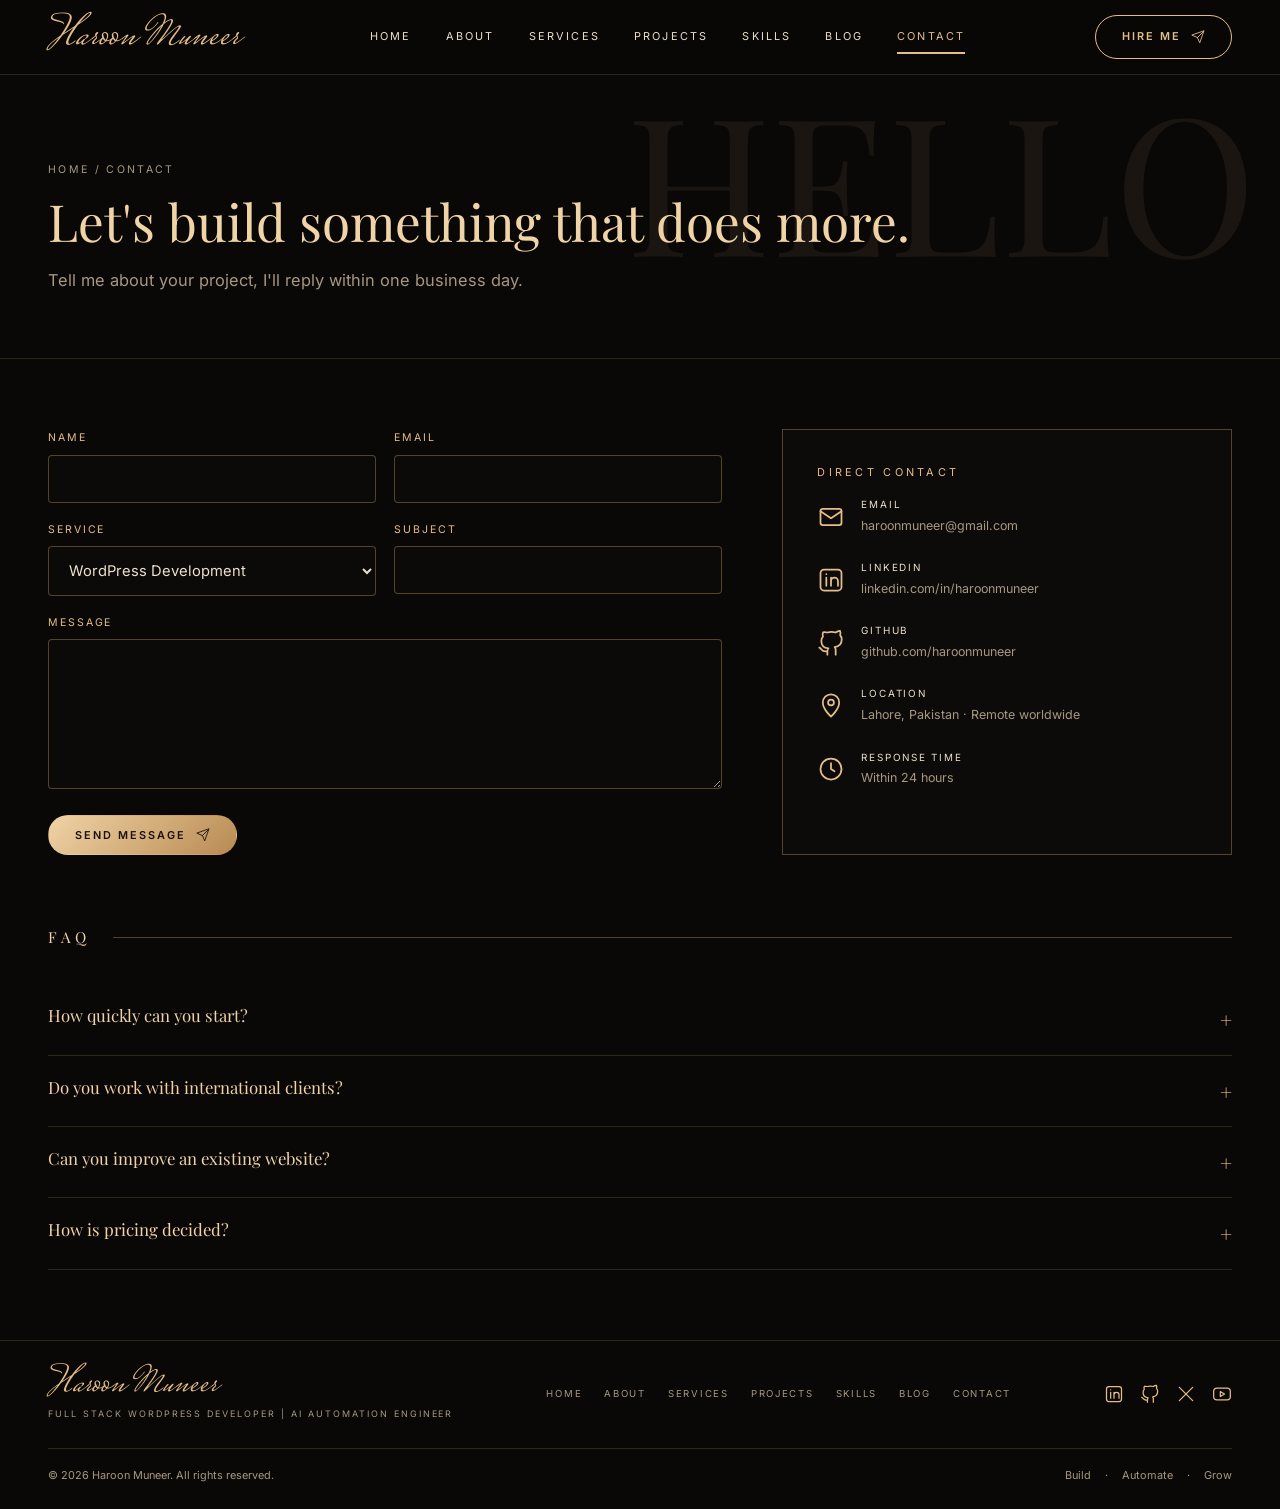
<file: static-site/contact.html>
<!DOCTYPE html>
<html lang="en">
<head>
<meta charset="UTF-8">
<meta name="viewport" content="width=device-width, initial-scale=1">
<title>Contact — Haroon Muneer</title>
<meta name="description" content="Haroon Muneer — Full Stack WordPress Developer & AI Automation Engineer. Custom WordPress systems, integrations and automation.">
<meta name="theme-color" content="#0a0807">
<link rel="icon" type="image/svg+xml" href="images/favicon.svg">
<link rel="preload" href="fonts/bodoni-moda-latin-opsz-normal.woff2" as="font" type="font/woff2" crossorigin>
<link rel="stylesheet" href="css/style.css">
</head>
<body>
<header class="site-header"><div class="container header-inner">
<a class="logo" href="index.html" aria-label="Haroon Muneer — home">Haroon Muneer</a>
<nav class="nav" aria-label="Main"><a href="index.html">Home</a><a href="about.html">About</a><a href="services.html">Services</a><a href="projects.html">Projects</a><a href="skills.html">Skills</a><a href="blog.html">Blog</a><a href="contact.html" class="active">Contact</a></nav>
<a class="btn-outline header-cta" href="contact.html">Hire Me <svg viewBox="0 0 24 24" fill="none" stroke="currentColor" stroke-width="1.5" stroke-linecap="round" stroke-linejoin="round" aria-hidden="true"><path d="M22 2L11 13M22 2l-7 20-4-9-9-4z"/></svg></a>
<button class="menu-toggle" aria-label="Menu" aria-expanded="false">☰</button>
</div></header>
<main>
<section class="page-hero"><div class="big" aria-hidden="true">Hello</div><div class="container">
<div class="crumbs"><a href="index.html">Home</a> / Contact</div><h1 class="display">Let's build something that does more.</h1><p class="lead">Tell me about your project, I'll reply within one business day.</p></div></section>
<section class="section"><div class="container contact-grid">
<form class="form reveal" id="contactForm" novalidate>
<div class="row"><div><label for="name">Name</label><input class="field" id="name" name="name" required><div class="err">Please enter your name.</div></div>
<div><label for="email">Email</label><input class="field" id="email" name="email" type="email" required><div class="err">Please enter a valid email.</div></div></div>
<div class="row"><div><label for="service">Service</label><select class="field" id="service" name="service"><option>WordPress Development</option><option>Custom Theme / Plugin</option><option>WooCommerce</option><option>AI Automation</option><option>Digital Marketing</option><option>Other</option></select></div>
<div><label for="subject">Subject</label><input class="field" id="subject" name="subject"></div></div>
<div><label for="message">Message</label><textarea class="field" id="message" name="message" required></textarea><div class="err">Please tell me a little about your project.</div></div>
<div><button class="btn-solid" type="submit">Send message <svg viewBox="0 0 24 24" fill="none" stroke="currentColor" stroke-width="1.5" stroke-linecap="round" stroke-linejoin="round" aria-hidden="true"><path d="M22 2L11 13M22 2l-7 20-4-9-9-4z"/></svg></button></div>
<div class="note" id="formNote">Thanks! Your email app should open with the message ready to send.</div></form>
<aside class="info-card reveal"><span class="eyebrow">Direct contact</span><div class="contact-list">
<div class="contact-item"><span class="ic"><svg viewBox="0 0 24 24" fill="none" stroke="currentColor" stroke-width="1.5" stroke-linecap="round" stroke-linejoin="round" aria-hidden="true"><rect x="3" y="5" width="18" height="14" rx="2"/><path d="M3 7l9 6 9-6"/></svg></span><div><small>Email</small><a href="mailto:haroonmuneer@gmail.com">haroonmuneer@gmail.com</a></div></div>
<div class="contact-item"><span class="ic"><svg viewBox="0 0 24 24" fill="none" stroke="currentColor" stroke-width="1.5" stroke-linecap="round" stroke-linejoin="round" aria-hidden="true"><rect x="3" y="3" width="18" height="18" rx="3"/><path d="M8 10v7M8 7v.01M12 17v-7M12 13a3 3 0 016 0v4"/></svg></span><div><small>LinkedIn</small><a href="https://linkedin.com/in/haroonmuneer" target="_blank" rel="noopener">linkedin.com/in/haroonmuneer</a></div></div>
<div class="contact-item"><span class="ic"><svg viewBox="0 0 24 24" fill="none" stroke="currentColor" stroke-width="1.5" stroke-linecap="round" stroke-linejoin="round" aria-hidden="true"><path d="M9 19c-5 1.5-5-2.5-7-3m14 6v-3.9a3.4 3.4 0 00-.9-2.6c3-.3 6.1-1.5 6.1-6.7a5.2 5.2 0 00-1.4-3.6 4.8 4.8 0 00-.1-3.6s-1.2-.4-3.8 1.4a13 13 0 00-7 0C6.4 2.5 5.2 2.9 5.2 2.9a4.8 4.8 0 00-.1 3.6A5.2 5.2 0 003.7 10c0 5.2 3.1 6.4 6.1 6.7a3.4 3.4 0 00-.9 2.6V22"/></svg></span><div><small>GitHub</small><a href="https://github.com/haroonmuneer" target="_blank" rel="noopener">github.com/haroonmuneer</a></div></div>
<div class="contact-item"><span class="ic"><svg viewBox="0 0 24 24" fill="none" stroke="currentColor" stroke-width="1.5" stroke-linecap="round" stroke-linejoin="round" aria-hidden="true"><path d="M12 21s7-6 7-12a7 7 0 10-14 0c0 6 7 12 7 12z"/><circle cx="12" cy="9" r="2.5"/></svg></span><div><small>Location</small><span>Lahore, Pakistan · Remote worldwide</span></div></div>
<div class="contact-item"><span class="ic"><svg viewBox="0 0 24 24" fill="none" stroke="currentColor" stroke-width="1.5" stroke-linecap="round" stroke-linejoin="round" aria-hidden="true"><circle cx="12" cy="12" r="9"/><path d="M12 7v5l3 2"/></svg></span><div><small>Response time</small><span>Within 24 hours</span></div></div></div></aside>
</div></section>
<section class="section" style="padding-top:0"><div class="container"><div class="section-head"><h2>FAQ</h2><span class="line"></span></div><div class="faq"><details><summary>How quickly can you start?</summary><p>Usually within one to two weeks, depending on current projects. Tell me your timeline and I will confirm.</p></details><details><summary>Do you work with international clients?</summary><p>Yes. I work remotely and communicate through email, video calls and project tools.</p></details><details><summary>Can you improve an existing website?</summary><p>Absolutely: performance, redesign, bug fixes, new features and integrations.</p></details><details><summary>How is pricing decided?</summary><p>By scope. After a short discovery call I send a clear proposal with deliverables and timeline.</p></details></div></div></section>
</main>
<footer class="site-footer"><div class="container">
<div class="footer-top">
<div class="footer-brand"><a class="logo" href="index.html">Haroon Muneer</a><small>Full Stack WordPress Developer | AI Automation Engineer</small></div>
<nav class="footer-nav" aria-label="Footer"><a href="index.html">Home</a><a href="about.html">About</a><a href="services.html">Services</a><a href="projects.html">Projects</a><a href="skills.html">Skills</a><a href="blog.html">Blog</a><a href="contact.html">Contact</a></nav>
<div class="socials">
<a href="https://linkedin.com/in/haroonmuneer" target="_blank" rel="noopener" aria-label="LinkedIn"><svg viewBox="0 0 24 24" fill="none" stroke="currentColor" stroke-width="1.5" stroke-linecap="round" stroke-linejoin="round" aria-hidden="true"><rect x="3" y="3" width="18" height="18" rx="3"/><path d="M8 10v7M8 7v.01M12 17v-7M12 13a3 3 0 016 0v4"/></svg></a>
<a href="https://github.com/haroonmuneer" target="_blank" rel="noopener" aria-label="GitHub"><svg viewBox="0 0 24 24" fill="none" stroke="currentColor" stroke-width="1.5" stroke-linecap="round" stroke-linejoin="round" aria-hidden="true"><path d="M9 19c-5 1.5-5-2.5-7-3m14 6v-3.9a3.4 3.4 0 00-.9-2.6c3-.3 6.1-1.5 6.1-6.7a5.2 5.2 0 00-1.4-3.6 4.8 4.8 0 00-.1-3.6s-1.2-.4-3.8 1.4a13 13 0 00-7 0C6.4 2.5 5.2 2.9 5.2 2.9a4.8 4.8 0 00-.1 3.6A5.2 5.2 0 003.7 10c0 5.2 3.1 6.4 6.1 6.7a3.4 3.4 0 00-.9 2.6V22"/></svg></a>
<a href="#" aria-label="X"><svg viewBox="0 0 24 24" fill="none" stroke="currentColor" stroke-width="1.5" stroke-linecap="round" stroke-linejoin="round" aria-hidden="true"><path d="M4 4l16 16M20 4L4 20"/></svg></a>
<a href="#" aria-label="YouTube"><svg viewBox="0 0 24 24" fill="none" stroke="currentColor" stroke-width="1.5" stroke-linecap="round" stroke-linejoin="round" aria-hidden="true"><rect x="2" y="5" width="20" height="14" rx="4"/><path d="M10 9l5 3-5 3z"/></svg></a>
</div></div>
<div class="footer-bottom"><span>© <span class="year">2026</span> Haroon Muneer. All rights reserved.</span><span class="words"><span>Build</span><span>Automate</span><span>Grow</span></span></div>
</div></footer>
<button class="to-top" aria-label="Back to top">↑</button>
<script src="js/main.js"></script>
</body></html>
</file>
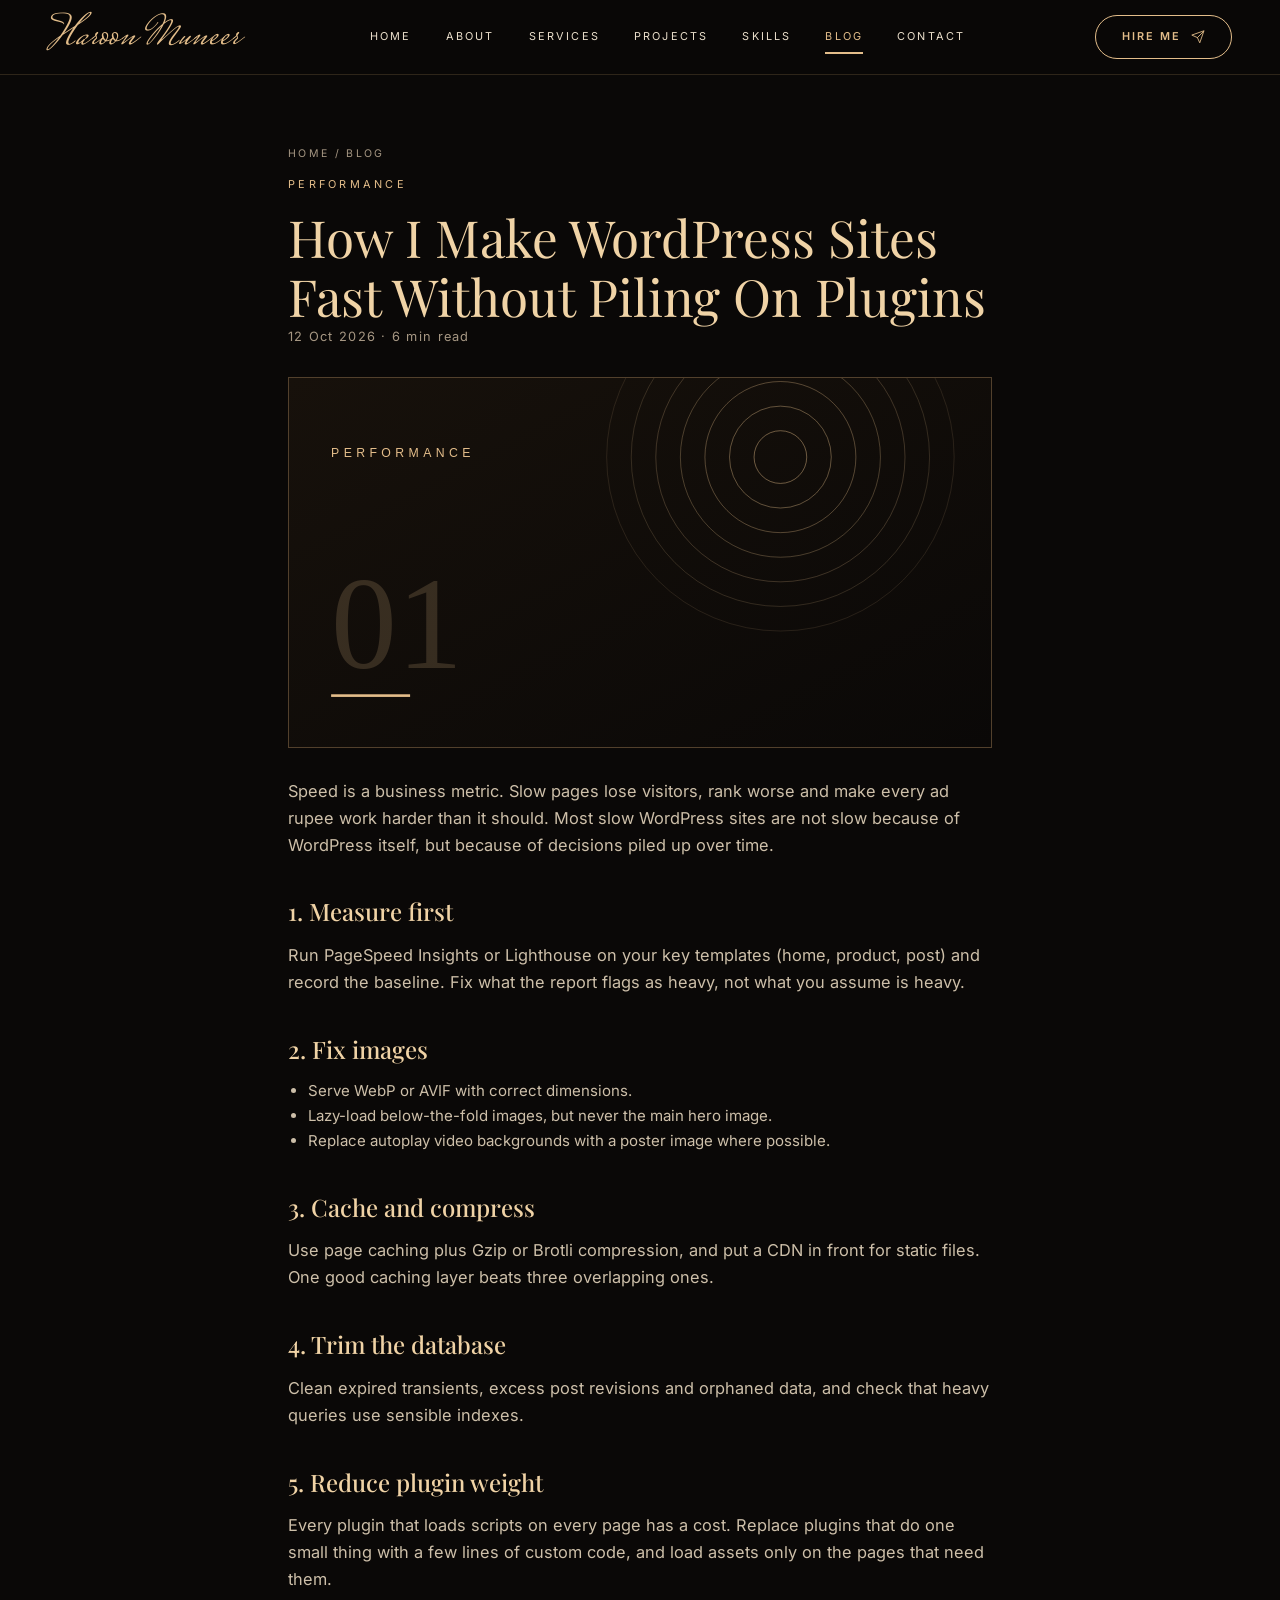
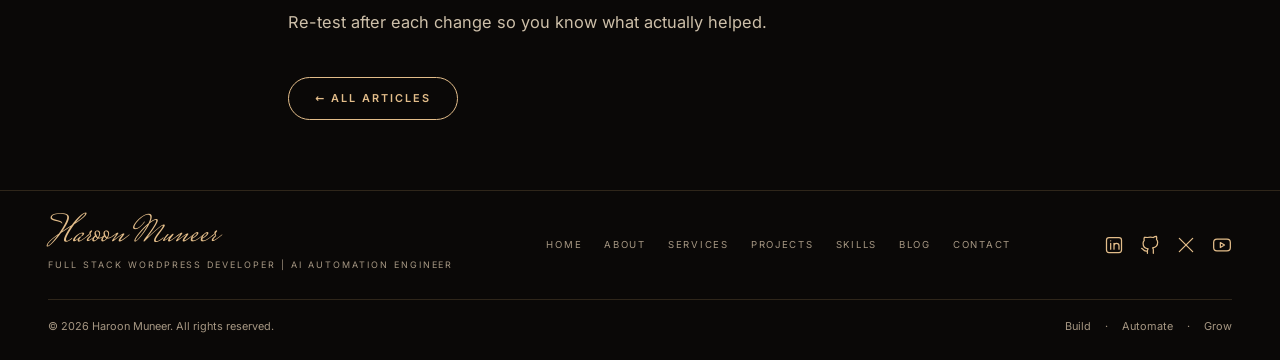
<file: static-site/post.html>
<!DOCTYPE html>
<html lang="en">
<head>
<meta charset="UTF-8">
<meta name="viewport" content="width=device-width, initial-scale=1">
<title>Article — Haroon Muneer</title>
<meta name="description" content="Haroon Muneer — Full Stack WordPress Developer & AI Automation Engineer. Custom WordPress systems, integrations and automation.">
<meta name="theme-color" content="#0a0807">
<link rel="icon" type="image/svg+xml" href="images/favicon.svg">
<link rel="preload" href="fonts/bodoni-moda-latin-opsz-normal.woff2" as="font" type="font/woff2" crossorigin>
<link rel="stylesheet" href="css/style.css">
</head>
<body>
<header class="site-header"><div class="container header-inner">
<a class="logo" href="index.html" aria-label="Haroon Muneer — home">Haroon Muneer</a>
<nav class="nav" aria-label="Main"><a href="index.html">Home</a><a href="about.html">About</a><a href="services.html">Services</a><a href="projects.html">Projects</a><a href="skills.html">Skills</a><a href="blog.html" class="active">Blog</a><a href="contact.html">Contact</a></nav>
<a class="btn-outline header-cta" href="contact.html">Hire Me <svg viewBox="0 0 24 24" fill="none" stroke="currentColor" stroke-width="1.5" stroke-linecap="round" stroke-linejoin="round" aria-hidden="true"><path d="M22 2L11 13M22 2l-7 20-4-9-9-4z"/></svg></a>
<button class="menu-toggle" aria-label="Menu" aria-expanded="false">☰</button>
</div></header>
<main>

<section class="section"><div class="container article"><div class="crumbs"><a href="index.html">Home</a> / <a href="blog.html">Blog</a></div><div id="postRoot"></div><br><a class="btn-outline" href="blog.html">← All articles</a></div></section>
<script src="js/posts.js"></script>
</main>
<footer class="site-footer"><div class="container">
<div class="footer-top">
<div class="footer-brand"><a class="logo" href="index.html">Haroon Muneer</a><small>Full Stack WordPress Developer | AI Automation Engineer</small></div>
<nav class="footer-nav" aria-label="Footer"><a href="index.html">Home</a><a href="about.html">About</a><a href="services.html">Services</a><a href="projects.html">Projects</a><a href="skills.html">Skills</a><a href="blog.html">Blog</a><a href="contact.html">Contact</a></nav>
<div class="socials">
<a href="https://linkedin.com/in/haroonmuneer" target="_blank" rel="noopener" aria-label="LinkedIn"><svg viewBox="0 0 24 24" fill="none" stroke="currentColor" stroke-width="1.5" stroke-linecap="round" stroke-linejoin="round" aria-hidden="true"><rect x="3" y="3" width="18" height="18" rx="3"/><path d="M8 10v7M8 7v.01M12 17v-7M12 13a3 3 0 016 0v4"/></svg></a>
<a href="https://github.com/haroonmuneer" target="_blank" rel="noopener" aria-label="GitHub"><svg viewBox="0 0 24 24" fill="none" stroke="currentColor" stroke-width="1.5" stroke-linecap="round" stroke-linejoin="round" aria-hidden="true"><path d="M9 19c-5 1.5-5-2.5-7-3m14 6v-3.9a3.4 3.4 0 00-.9-2.6c3-.3 6.1-1.5 6.1-6.7a5.2 5.2 0 00-1.4-3.6 4.8 4.8 0 00-.1-3.6s-1.2-.4-3.8 1.4a13 13 0 00-7 0C6.4 2.5 5.2 2.9 5.2 2.9a4.8 4.8 0 00-.1 3.6A5.2 5.2 0 003.7 10c0 5.2 3.1 6.4 6.1 6.7a3.4 3.4 0 00-.9 2.6V22"/></svg></a>
<a href="#" aria-label="X"><svg viewBox="0 0 24 24" fill="none" stroke="currentColor" stroke-width="1.5" stroke-linecap="round" stroke-linejoin="round" aria-hidden="true"><path d="M4 4l16 16M20 4L4 20"/></svg></a>
<a href="#" aria-label="YouTube"><svg viewBox="0 0 24 24" fill="none" stroke="currentColor" stroke-width="1.5" stroke-linecap="round" stroke-linejoin="round" aria-hidden="true"><rect x="2" y="5" width="20" height="14" rx="4"/><path d="M10 9l5 3-5 3z"/></svg></a>
</div></div>
<div class="footer-bottom"><span>© <span class="year">2026</span> Haroon Muneer. All rights reserved.</span><span class="words"><span>Build</span><span>Automate</span><span>Grow</span></span></div>
</div></footer>
<button class="to-top" aria-label="Back to top">↑</button>
<script src="js/main.js"></script>
</body></html>
</file>
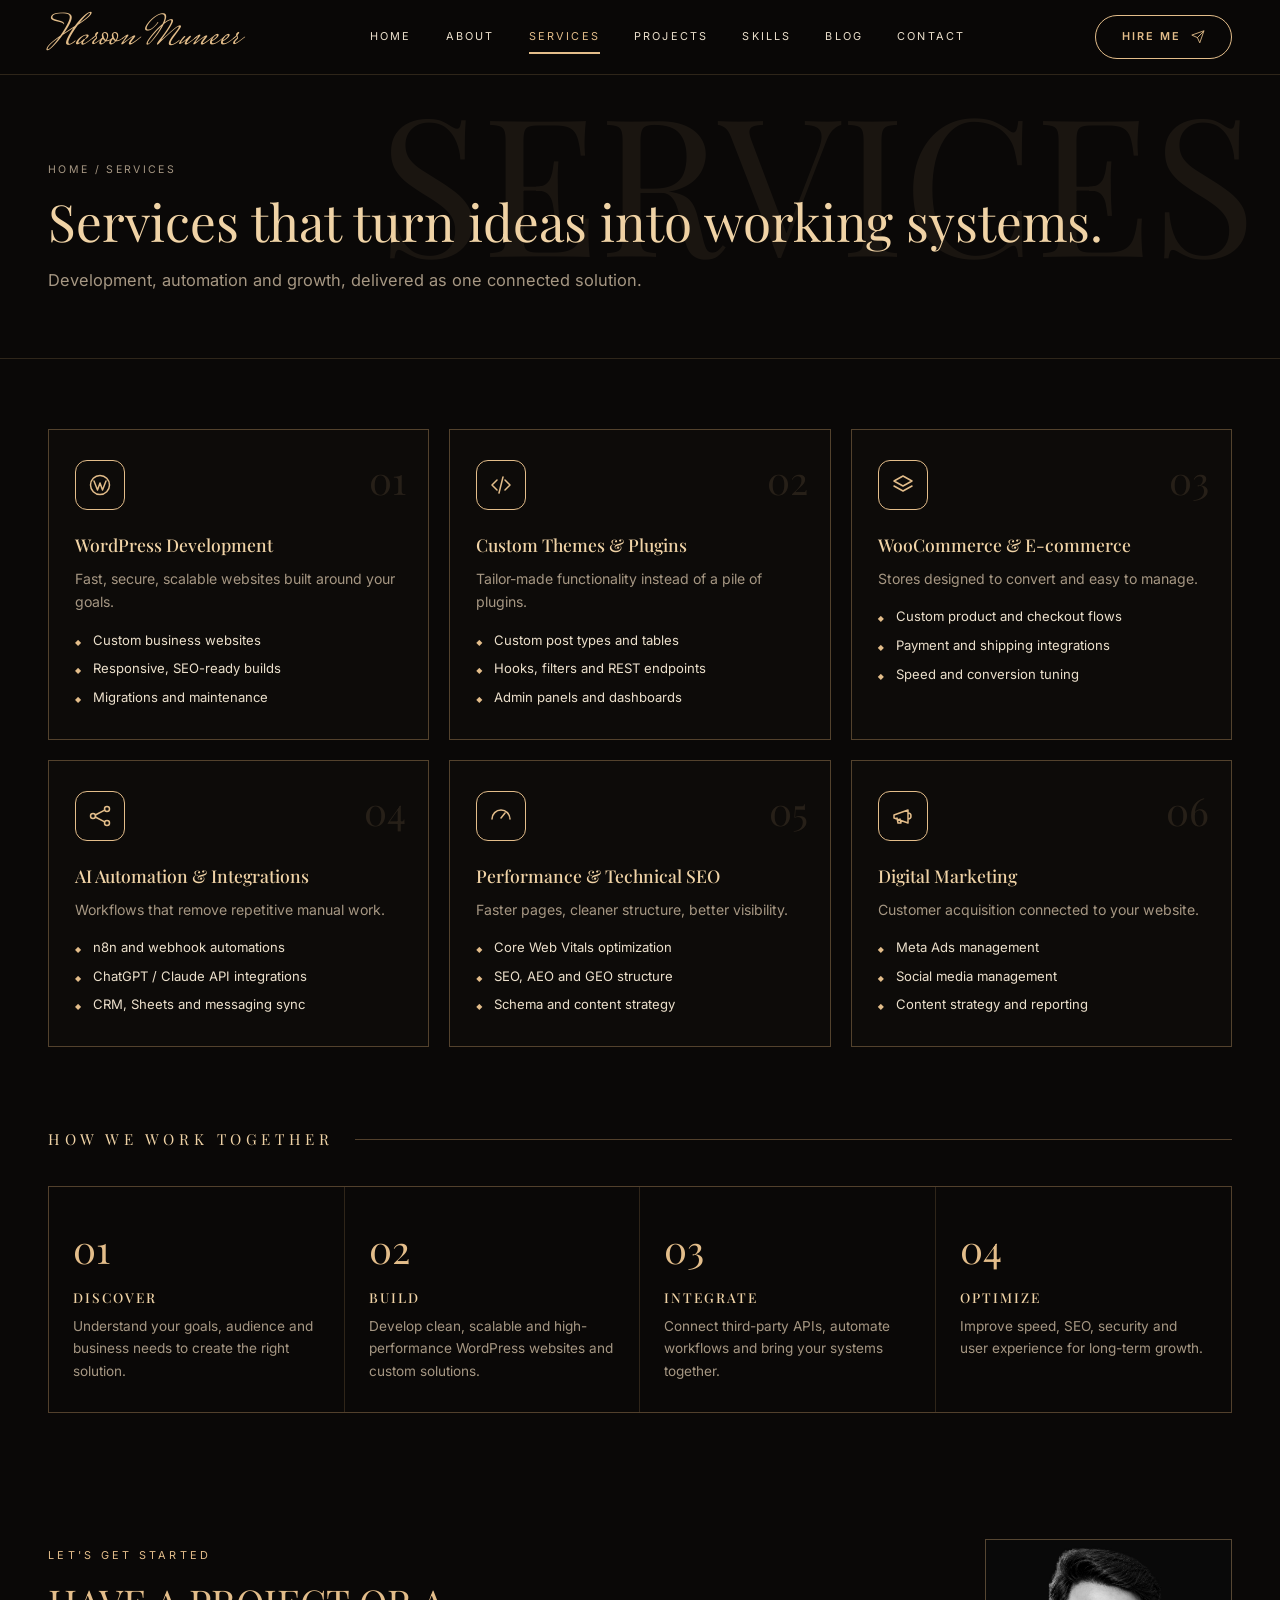
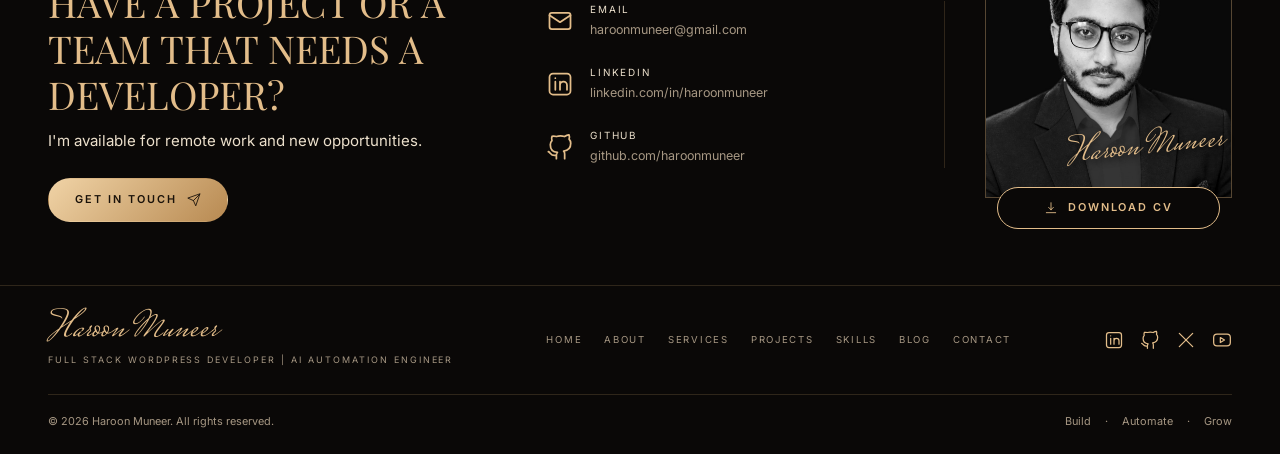
<file: static-site/services.html>
<!DOCTYPE html>
<html lang="en">
<head>
<meta charset="UTF-8">
<meta name="viewport" content="width=device-width, initial-scale=1">
<title>Services — Haroon Muneer</title>
<meta name="description" content="Haroon Muneer — Full Stack WordPress Developer & AI Automation Engineer. Custom WordPress systems, integrations and automation.">
<meta name="theme-color" content="#0a0807">
<link rel="icon" type="image/svg+xml" href="images/favicon.svg">
<link rel="preload" href="fonts/bodoni-moda-latin-opsz-normal.woff2" as="font" type="font/woff2" crossorigin>
<link rel="stylesheet" href="css/style.css">
</head>
<body>
<header class="site-header"><div class="container header-inner">
<a class="logo" href="index.html" aria-label="Haroon Muneer — home">Haroon Muneer</a>
<nav class="nav" aria-label="Main"><a href="index.html">Home</a><a href="about.html">About</a><a href="services.html" class="active">Services</a><a href="projects.html">Projects</a><a href="skills.html">Skills</a><a href="blog.html">Blog</a><a href="contact.html">Contact</a></nav>
<a class="btn-outline header-cta" href="contact.html">Hire Me <svg viewBox="0 0 24 24" fill="none" stroke="currentColor" stroke-width="1.5" stroke-linecap="round" stroke-linejoin="round" aria-hidden="true"><path d="M22 2L11 13M22 2l-7 20-4-9-9-4z"/></svg></a>
<button class="menu-toggle" aria-label="Menu" aria-expanded="false">☰</button>
</div></header>
<main>
<section class="page-hero"><div class="big" aria-hidden="true">Services</div><div class="container">
<div class="crumbs"><a href="index.html">Home</a> / Services</div><h1 class="display">Services that turn ideas into working systems.</h1><p class="lead">Development, automation and growth, delivered as one connected solution.</p></div></section>
<section class="section"><div class="container"><div class="services-grid"><div class="card reveal"><span class="num">01</span><div class="ic"><svg viewBox="0 0 24 24" fill="none" stroke="currentColor" stroke-width="1.5" stroke-linecap="round" stroke-linejoin="round" aria-hidden="true"><circle cx="12" cy="12" r="9.5"/><path d="M6 8l3.5 9L12 10l2.5 7L18 8"/></svg></div><h3>WordPress Development</h3><p>Fast, secure, scalable websites built around your goals.</p><ul><li>Custom business websites</li><li>Responsive, SEO-ready builds</li><li>Migrations and maintenance</li></ul></div><div class="card reveal"><span class="num">02</span><div class="ic"><svg viewBox="0 0 24 24" fill="none" stroke="currentColor" stroke-width="1.5" stroke-linecap="round" stroke-linejoin="round" aria-hidden="true"><path d="M8 7l-5 5 5 5M16 7l5 5-5 5M14 4l-4 16"/></svg></div><h3>Custom Themes & Plugins</h3><p>Tailor-made functionality instead of a pile of plugins.</p><ul><li>Custom post types and tables</li><li>Hooks, filters and REST endpoints</li><li>Admin panels and dashboards</li></ul></div><div class="card reveal"><span class="num">03</span><div class="ic"><svg viewBox="0 0 24 24" fill="none" stroke="currentColor" stroke-width="1.5" stroke-linecap="round" stroke-linejoin="round" aria-hidden="true"><path d="M12 3l9 5-9 5-9-5zM3 13l9 5 9-5"/></svg></div><h3>WooCommerce & E-commerce</h3><p>Stores designed to convert and easy to manage.</p><ul><li>Custom product and checkout flows</li><li>Payment and shipping integrations</li><li>Speed and conversion tuning</li></ul></div><div class="card reveal"><span class="num">04</span><div class="ic"><svg viewBox="0 0 24 24" fill="none" stroke="currentColor" stroke-width="1.5" stroke-linecap="round" stroke-linejoin="round" aria-hidden="true"><circle cx="5" cy="12" r="2.5"/><circle cx="19" cy="5" r="2.5"/><circle cx="19" cy="19" r="2.5"/><path d="M7.3 11l9.4-4.8M7.3 13l9.4 4.8"/></svg></div><h3>AI Automation & Integrations</h3><p>Workflows that remove repetitive manual work.</p><ul><li>n8n and webhook automations</li><li>ChatGPT / Claude API integrations</li><li>CRM, Sheets and messaging sync</li></ul></div><div class="card reveal"><span class="num">05</span><div class="ic"><svg viewBox="0 0 24 24" fill="none" stroke="currentColor" stroke-width="1.5" stroke-linecap="round" stroke-linejoin="round" aria-hidden="true"><path d="M12 14l4-5M3 15a9 9 0 1118 0"/></svg></div><h3>Performance & Technical SEO</h3><p>Faster pages, cleaner structure, better visibility.</p><ul><li>Core Web Vitals optimization</li><li>SEO, AEO and GEO structure</li><li>Schema and content strategy</li></ul></div><div class="card reveal"><span class="num">06</span><div class="ic"><svg viewBox="0 0 24 24" fill="none" stroke="currentColor" stroke-width="1.5" stroke-linecap="round" stroke-linejoin="round" aria-hidden="true"><path d="M3 11v3l14 5V6L3 11zM17 9a3 3 0 010 6M6 14l1 5h3l-1-4"/></svg></div><h3>Digital Marketing</h3><p>Customer acquisition connected to your website.</p><ul><li>Meta Ads management</li><li>Social media management</li><li>Content strategy and reporting</li></ul></div></div></div></section>
<section class="section" style="padding-top:10px"><div class="container"><div class="section-head"><h2>How we work together</h2><span class="line"></span></div>
<div class="process"><div class="reveal"><div class="n">01</div><h3>Discover</h3><p>Understand your goals, audience and business needs to create the right solution.</p></div><div class="reveal"><div class="n">02</div><h3>Build</h3><p>Develop clean, scalable and high-performance WordPress websites and custom solutions.</p></div><div class="reveal"><div class="n">03</div><h3>Integrate</h3><p>Connect third-party APIs, automate workflows and bring your systems together.</p></div><div class="reveal"><div class="n">04</div><h3>Optimize</h3><p>Improve speed, SEO, security and user experience for long-term growth.</p></div></div></div></section>
<section class="cta"><div class="container cta-inner">
<div><span class="eyebrow" style="letter-spacing:.3em">Let's get started</span><h2>Have a project or a team that needs a developer?</h2><p>I'm available for remote work and new opportunities.</p>
<a class="btn-solid" href="contact.html">Get in touch <svg viewBox="0 0 24 24" fill="none" stroke="currentColor" stroke-width="1.5" stroke-linecap="round" stroke-linejoin="round" aria-hidden="true"><path d="M22 2L11 13M22 2l-7 20-4-9-9-4z"/></svg></a></div>
<div class="contact-list">
<div class="contact-item"><span class="ic"><svg viewBox="0 0 24 24" fill="none" stroke="currentColor" stroke-width="1.5" stroke-linecap="round" stroke-linejoin="round" aria-hidden="true"><rect x="3" y="5" width="18" height="14" rx="2"/><path d="M3 7l9 6 9-6"/></svg></span><div><small>Email</small><a href="mailto:haroonmuneer@gmail.com">haroonmuneer@gmail.com</a></div></div>
<div class="contact-item"><span class="ic"><svg viewBox="0 0 24 24" fill="none" stroke="currentColor" stroke-width="1.5" stroke-linecap="round" stroke-linejoin="round" aria-hidden="true"><rect x="3" y="3" width="18" height="18" rx="3"/><path d="M8 10v7M8 7v.01M12 17v-7M12 13a3 3 0 016 0v4"/></svg></span><div><small>LinkedIn</small><a href="https://linkedin.com/in/haroonmuneer" target="_blank" rel="noopener">linkedin.com/in/haroonmuneer</a></div></div>
<div class="contact-item"><span class="ic"><svg viewBox="0 0 24 24" fill="none" stroke="currentColor" stroke-width="1.5" stroke-linecap="round" stroke-linejoin="round" aria-hidden="true"><path d="M9 19c-5 1.5-5-2.5-7-3m14 6v-3.9a3.4 3.4 0 00-.9-2.6c3-.3 6.1-1.5 6.1-6.7a5.2 5.2 0 00-1.4-3.6 4.8 4.8 0 00-.1-3.6s-1.2-.4-3.8 1.4a13 13 0 00-7 0C6.4 2.5 5.2 2.9 5.2 2.9a4.8 4.8 0 00-.1 3.6A5.2 5.2 0 003.7 10c0 5.2 3.1 6.4 6.1 6.7a3.4 3.4 0 00-.9 2.6V22"/></svg></span><div><small>GitHub</small><a href="https://github.com/haroonmuneer" target="_blank" rel="noopener">github.com/haroonmuneer</a></div></div>
</div>
<div class="cv-card"><div class="cv-photo"><img src="images/haroon-bw.jpg" alt="Haroon Muneer" onerror="this.onerror=null;this.src='images/portrait-placeholder.svg'"></div><span class="sig">Haroon Muneer</span>
<a class="btn-outline" href="assets/Haroon-Muneer-CV.pdf" download><svg viewBox="0 0 24 24" fill="none" stroke="currentColor" stroke-width="1.5" stroke-linecap="round" stroke-linejoin="round" aria-hidden="true"><path d="M12 3v12m0 0l-4-4m4 4l4-4M4 20h16"/></svg> Download CV</a></div>
</div></section></main>
<footer class="site-footer"><div class="container">
<div class="footer-top">
<div class="footer-brand"><a class="logo" href="index.html">Haroon Muneer</a><small>Full Stack WordPress Developer | AI Automation Engineer</small></div>
<nav class="footer-nav" aria-label="Footer"><a href="index.html">Home</a><a href="about.html">About</a><a href="services.html">Services</a><a href="projects.html">Projects</a><a href="skills.html">Skills</a><a href="blog.html">Blog</a><a href="contact.html">Contact</a></nav>
<div class="socials">
<a href="https://linkedin.com/in/haroonmuneer" target="_blank" rel="noopener" aria-label="LinkedIn"><svg viewBox="0 0 24 24" fill="none" stroke="currentColor" stroke-width="1.5" stroke-linecap="round" stroke-linejoin="round" aria-hidden="true"><rect x="3" y="3" width="18" height="18" rx="3"/><path d="M8 10v7M8 7v.01M12 17v-7M12 13a3 3 0 016 0v4"/></svg></a>
<a href="https://github.com/haroonmuneer" target="_blank" rel="noopener" aria-label="GitHub"><svg viewBox="0 0 24 24" fill="none" stroke="currentColor" stroke-width="1.5" stroke-linecap="round" stroke-linejoin="round" aria-hidden="true"><path d="M9 19c-5 1.5-5-2.5-7-3m14 6v-3.9a3.4 3.4 0 00-.9-2.6c3-.3 6.1-1.5 6.1-6.7a5.2 5.2 0 00-1.4-3.6 4.8 4.8 0 00-.1-3.6s-1.2-.4-3.8 1.4a13 13 0 00-7 0C6.4 2.5 5.2 2.9 5.2 2.9a4.8 4.8 0 00-.1 3.6A5.2 5.2 0 003.7 10c0 5.2 3.1 6.4 6.1 6.7a3.4 3.4 0 00-.9 2.6V22"/></svg></a>
<a href="#" aria-label="X"><svg viewBox="0 0 24 24" fill="none" stroke="currentColor" stroke-width="1.5" stroke-linecap="round" stroke-linejoin="round" aria-hidden="true"><path d="M4 4l16 16M20 4L4 20"/></svg></a>
<a href="#" aria-label="YouTube"><svg viewBox="0 0 24 24" fill="none" stroke="currentColor" stroke-width="1.5" stroke-linecap="round" stroke-linejoin="round" aria-hidden="true"><rect x="2" y="5" width="20" height="14" rx="4"/><path d="M10 9l5 3-5 3z"/></svg></a>
</div></div>
<div class="footer-bottom"><span>© <span class="year">2026</span> Haroon Muneer. All rights reserved.</span><span class="words"><span>Build</span><span>Automate</span><span>Grow</span></span></div>
</div></footer>
<button class="to-top" aria-label="Back to top">↑</button>
<script src="js/main.js"></script>
</body></html>
</file>
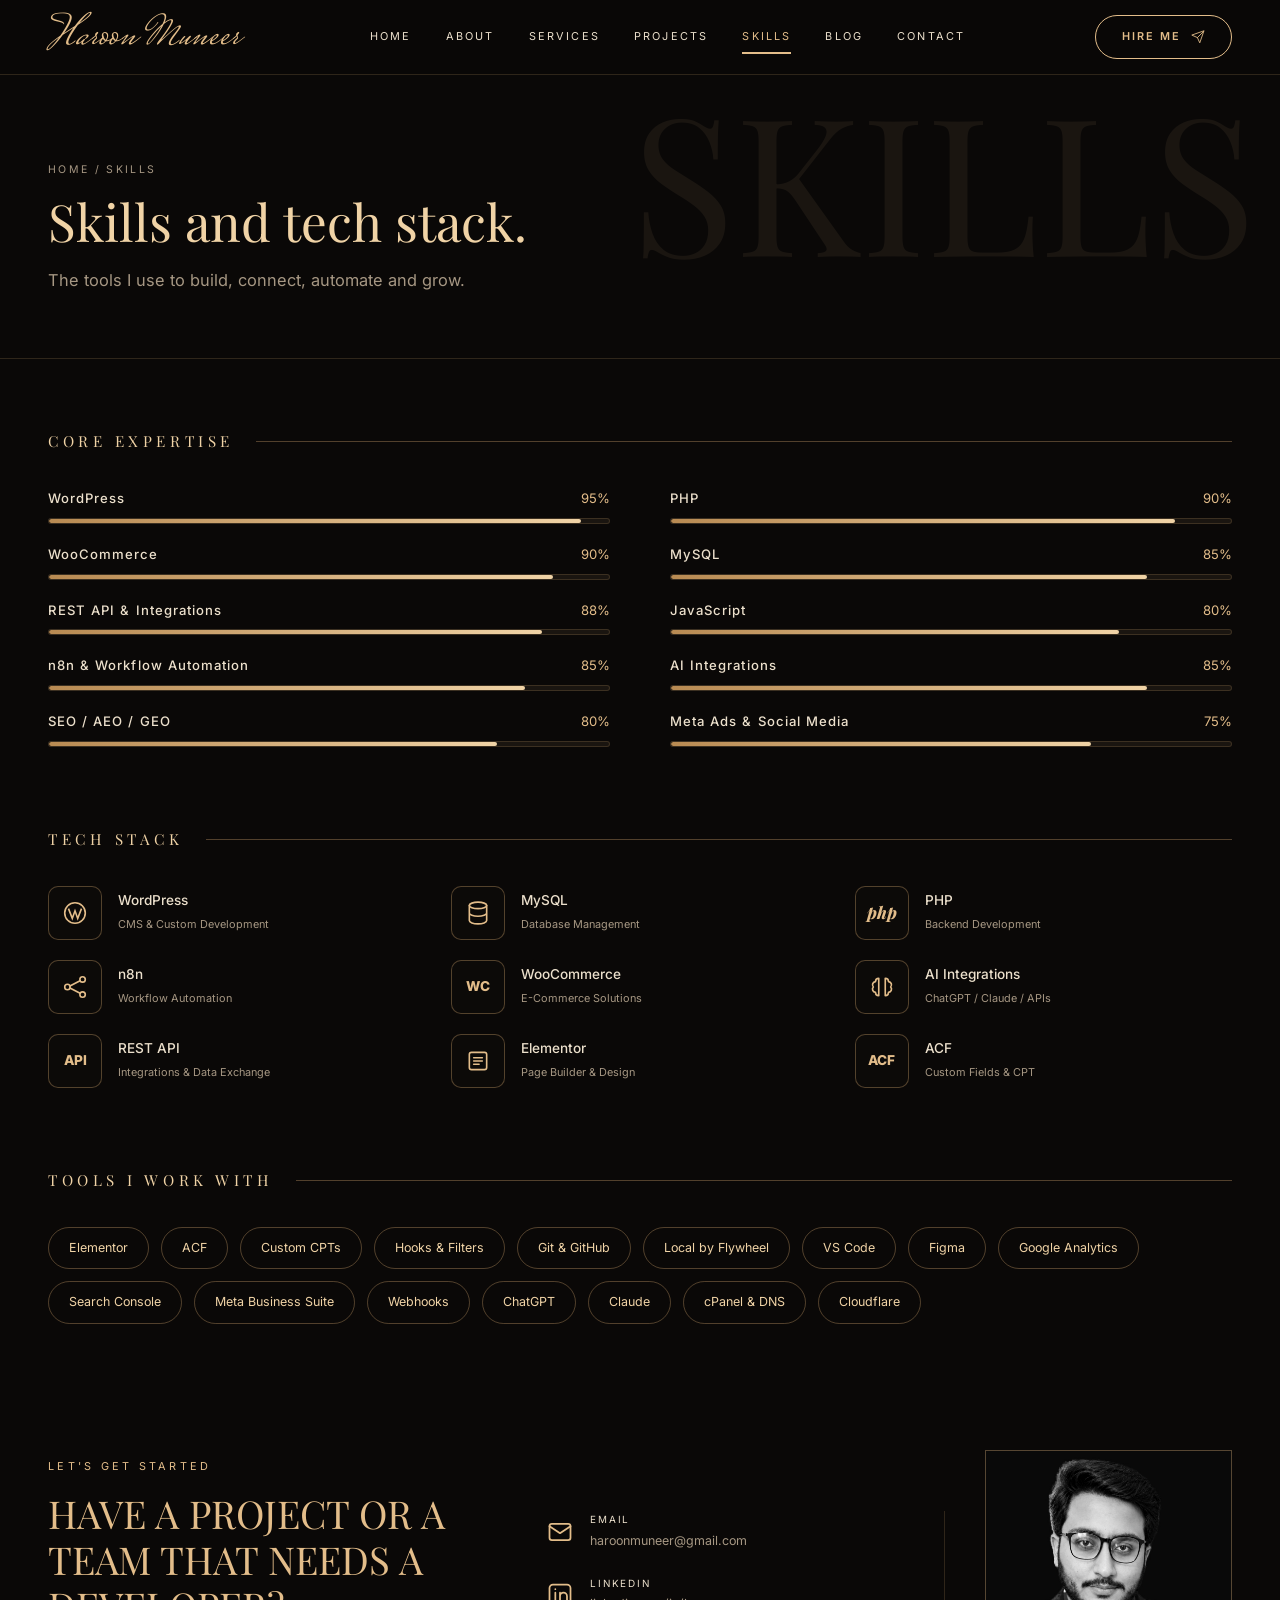
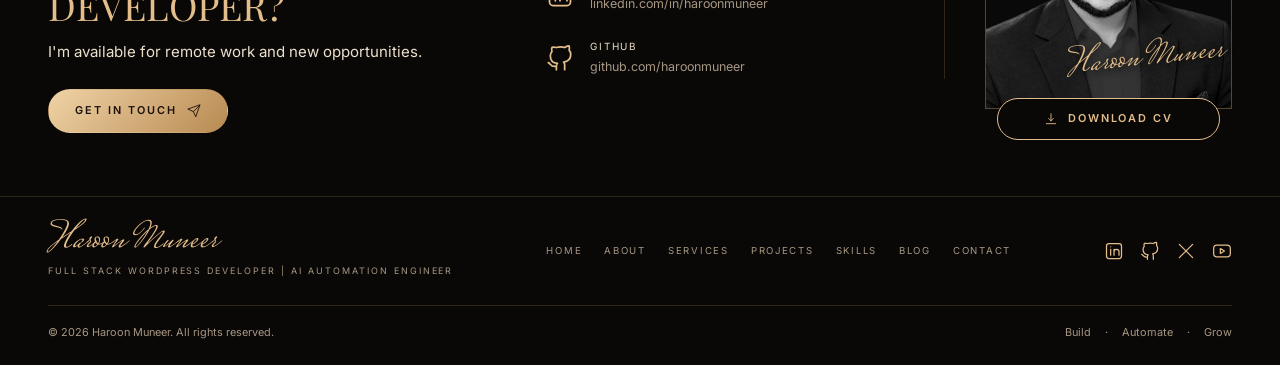
<file: static-site/skills.html>
<!DOCTYPE html>
<html lang="en">
<head>
<meta charset="UTF-8">
<meta name="viewport" content="width=device-width, initial-scale=1">
<title>Skills — Haroon Muneer</title>
<meta name="description" content="Haroon Muneer — Full Stack WordPress Developer & AI Automation Engineer. Custom WordPress systems, integrations and automation.">
<meta name="theme-color" content="#0a0807">
<link rel="icon" type="image/svg+xml" href="images/favicon.svg">
<link rel="preload" href="fonts/bodoni-moda-latin-opsz-normal.woff2" as="font" type="font/woff2" crossorigin>
<link rel="stylesheet" href="css/style.css">
</head>
<body>
<header class="site-header"><div class="container header-inner">
<a class="logo" href="index.html" aria-label="Haroon Muneer — home">Haroon Muneer</a>
<nav class="nav" aria-label="Main"><a href="index.html">Home</a><a href="about.html">About</a><a href="services.html">Services</a><a href="projects.html">Projects</a><a href="skills.html" class="active">Skills</a><a href="blog.html">Blog</a><a href="contact.html">Contact</a></nav>
<a class="btn-outline header-cta" href="contact.html">Hire Me <svg viewBox="0 0 24 24" fill="none" stroke="currentColor" stroke-width="1.5" stroke-linecap="round" stroke-linejoin="round" aria-hidden="true"><path d="M22 2L11 13M22 2l-7 20-4-9-9-4z"/></svg></a>
<button class="menu-toggle" aria-label="Menu" aria-expanded="false">☰</button>
</div></header>
<main>
<section class="page-hero"><div class="big" aria-hidden="true">Skills</div><div class="container">
<div class="crumbs"><a href="index.html">Home</a> / Skills</div><h1 class="display">Skills and tech stack.</h1><p class="lead">The tools I use to build, connect, automate and grow.</p></div></section>
<section class="section"><div class="container"><div class="section-head"><h2>Core Expertise</h2><span class="line"></span></div><div class="skills-grid"><div class="skill-row reveal"><div class="top"><b>WordPress</b><span>95%</span></div><div class="bar"><i data-w="95"></i></div></div><div class="skill-row reveal"><div class="top"><b>PHP</b><span>90%</span></div><div class="bar"><i data-w="90"></i></div></div><div class="skill-row reveal"><div class="top"><b>WooCommerce</b><span>90%</span></div><div class="bar"><i data-w="90"></i></div></div><div class="skill-row reveal"><div class="top"><b>MySQL</b><span>85%</span></div><div class="bar"><i data-w="85"></i></div></div><div class="skill-row reveal"><div class="top"><b>REST API & Integrations</b><span>88%</span></div><div class="bar"><i data-w="88"></i></div></div><div class="skill-row reveal"><div class="top"><b>JavaScript</b><span>80%</span></div><div class="bar"><i data-w="80"></i></div></div><div class="skill-row reveal"><div class="top"><b>n8n & Workflow Automation</b><span>85%</span></div><div class="bar"><i data-w="85"></i></div></div><div class="skill-row reveal"><div class="top"><b>AI Integrations</b><span>85%</span></div><div class="bar"><i data-w="85"></i></div></div><div class="skill-row reveal"><div class="top"><b>SEO / AEO / GEO</b><span>80%</span></div><div class="bar"><i data-w="80"></i></div></div><div class="skill-row reveal"><div class="top"><b>Meta Ads & Social Media</b><span>75%</span></div><div class="bar"><i data-w="75"></i></div></div></div></div></section>
<section class="section" style="padding-top:10px"><div class="container"><div class="section-head"><h2>Tech Stack</h2><span class="line"></span></div><div class="tech-grid" style="grid-template-columns:repeat(3,1fr)"><div class="tech"><div class="ic"><svg viewBox="0 0 24 24" fill="none" stroke="currentColor" stroke-width="1.5"><circle cx="12" cy="12" r="9.5"/><path d="M6 8l3.5 9L12 10l2.5 7L18 8"/></svg></div><div><strong>WordPress</strong><span>CMS &amp; Custom Development</span></div></div><div class="tech"><div class="ic"><svg viewBox="0 0 24 24" fill="none" stroke="currentColor" stroke-width="1.5" stroke-linecap="round" stroke-linejoin="round" aria-hidden="true"><ellipse cx="12" cy="5" rx="8" ry="3"/><path d="M4 5v14c0 1.7 3.6 3 8 3s8-1.3 8-3V5M4 12c0 1.7 3.6 3 8 3s8-1.3 8-3"/></svg></div><div><strong>MySQL</strong><span>Database Management</span></div></div><div class="tech"><div class="ic"><em>php</em></div><div><strong>PHP</strong><span>Backend Development</span></div></div><div class="tech"><div class="ic"><svg viewBox="0 0 24 24" fill="none" stroke="currentColor" stroke-width="1.5" stroke-linecap="round" stroke-linejoin="round" aria-hidden="true"><circle cx="5" cy="12" r="2.5"/><circle cx="19" cy="5" r="2.5"/><circle cx="19" cy="19" r="2.5"/><path d="M7.3 11l9.4-4.8M7.3 13l9.4 4.8"/></svg></div><div><strong>n8n</strong><span>Workflow Automation</span></div></div><div class="tech"><div class="ic">WC</div><div><strong>WooCommerce</strong><span>E-Commerce Solutions</span></div></div><div class="tech"><div class="ic"><svg viewBox="0 0 24 24" fill="none" stroke="currentColor" stroke-width="1.5" stroke-linecap="round" stroke-linejoin="round" aria-hidden="true"><path d="M9 4a3 3 0 00-3 3 3 3 0 00-2 5 3 3 0 002 5 3 3 0 003 3V4zM15 4a3 3 0 013 3 3 3 0 012 5 3 3 0 01-2 5 3 3 0 01-3 3V4z"/></svg></div><div><strong>AI Integrations</strong><span>ChatGPT / Claude / APIs</span></div></div><div class="tech"><div class="ic">API</div><div><strong>REST API</strong><span>Integrations &amp; Data Exchange</span></div></div><div class="tech"><div class="ic"><svg viewBox="0 0 24 24" fill="none" stroke="currentColor" stroke-width="1.5" stroke-linecap="round" stroke-linejoin="round" aria-hidden="true"><rect x="4" y="4" width="16" height="16" rx="2"/><path d="M8 9h8M8 12h8M8 15h5"/></svg></div><div><strong>Elementor</strong><span>Page Builder &amp; Design</span></div></div><div class="tech"><div class="ic">ACF</div><div><strong>ACF</strong><span>Custom Fields &amp; CPT</span></div></div></div></div></section>
<section class="section" style="padding-top:10px"><div class="container"><div class="section-head"><h2>Tools I Work With</h2><span class="line"></span></div><div class="tools-cloud"><span>Elementor</span><span>ACF</span><span>Custom CPTs</span><span>Hooks & Filters</span><span>Git & GitHub</span><span>Local by Flywheel</span><span>VS Code</span><span>Figma</span><span>Google Analytics</span><span>Search Console</span><span>Meta Business Suite</span><span>Webhooks</span><span>ChatGPT</span><span>Claude</span><span>cPanel & DNS</span><span>Cloudflare</span></div></div></section>
<section class="cta"><div class="container cta-inner">
<div><span class="eyebrow" style="letter-spacing:.3em">Let's get started</span><h2>Have a project or a team that needs a developer?</h2><p>I'm available for remote work and new opportunities.</p>
<a class="btn-solid" href="contact.html">Get in touch <svg viewBox="0 0 24 24" fill="none" stroke="currentColor" stroke-width="1.5" stroke-linecap="round" stroke-linejoin="round" aria-hidden="true"><path d="M22 2L11 13M22 2l-7 20-4-9-9-4z"/></svg></a></div>
<div class="contact-list">
<div class="contact-item"><span class="ic"><svg viewBox="0 0 24 24" fill="none" stroke="currentColor" stroke-width="1.5" stroke-linecap="round" stroke-linejoin="round" aria-hidden="true"><rect x="3" y="5" width="18" height="14" rx="2"/><path d="M3 7l9 6 9-6"/></svg></span><div><small>Email</small><a href="mailto:haroonmuneer@gmail.com">haroonmuneer@gmail.com</a></div></div>
<div class="contact-item"><span class="ic"><svg viewBox="0 0 24 24" fill="none" stroke="currentColor" stroke-width="1.5" stroke-linecap="round" stroke-linejoin="round" aria-hidden="true"><rect x="3" y="3" width="18" height="18" rx="3"/><path d="M8 10v7M8 7v.01M12 17v-7M12 13a3 3 0 016 0v4"/></svg></span><div><small>LinkedIn</small><a href="https://linkedin.com/in/haroonmuneer" target="_blank" rel="noopener">linkedin.com/in/haroonmuneer</a></div></div>
<div class="contact-item"><span class="ic"><svg viewBox="0 0 24 24" fill="none" stroke="currentColor" stroke-width="1.5" stroke-linecap="round" stroke-linejoin="round" aria-hidden="true"><path d="M9 19c-5 1.5-5-2.5-7-3m14 6v-3.9a3.4 3.4 0 00-.9-2.6c3-.3 6.1-1.5 6.1-6.7a5.2 5.2 0 00-1.4-3.6 4.8 4.8 0 00-.1-3.6s-1.2-.4-3.8 1.4a13 13 0 00-7 0C6.4 2.5 5.2 2.9 5.2 2.9a4.8 4.8 0 00-.1 3.6A5.2 5.2 0 003.7 10c0 5.2 3.1 6.4 6.1 6.7a3.4 3.4 0 00-.9 2.6V22"/></svg></span><div><small>GitHub</small><a href="https://github.com/haroonmuneer" target="_blank" rel="noopener">github.com/haroonmuneer</a></div></div>
</div>
<div class="cv-card"><div class="cv-photo"><img src="images/haroon-bw.jpg" alt="Haroon Muneer" onerror="this.onerror=null;this.src='images/portrait-placeholder.svg'"></div><span class="sig">Haroon Muneer</span>
<a class="btn-outline" href="assets/Haroon-Muneer-CV.pdf" download><svg viewBox="0 0 24 24" fill="none" stroke="currentColor" stroke-width="1.5" stroke-linecap="round" stroke-linejoin="round" aria-hidden="true"><path d="M12 3v12m0 0l-4-4m4 4l4-4M4 20h16"/></svg> Download CV</a></div>
</div></section></main>
<footer class="site-footer"><div class="container">
<div class="footer-top">
<div class="footer-brand"><a class="logo" href="index.html">Haroon Muneer</a><small>Full Stack WordPress Developer | AI Automation Engineer</small></div>
<nav class="footer-nav" aria-label="Footer"><a href="index.html">Home</a><a href="about.html">About</a><a href="services.html">Services</a><a href="projects.html">Projects</a><a href="skills.html">Skills</a><a href="blog.html">Blog</a><a href="contact.html">Contact</a></nav>
<div class="socials">
<a href="https://linkedin.com/in/haroonmuneer" target="_blank" rel="noopener" aria-label="LinkedIn"><svg viewBox="0 0 24 24" fill="none" stroke="currentColor" stroke-width="1.5" stroke-linecap="round" stroke-linejoin="round" aria-hidden="true"><rect x="3" y="3" width="18" height="18" rx="3"/><path d="M8 10v7M8 7v.01M12 17v-7M12 13a3 3 0 016 0v4"/></svg></a>
<a href="https://github.com/haroonmuneer" target="_blank" rel="noopener" aria-label="GitHub"><svg viewBox="0 0 24 24" fill="none" stroke="currentColor" stroke-width="1.5" stroke-linecap="round" stroke-linejoin="round" aria-hidden="true"><path d="M9 19c-5 1.5-5-2.5-7-3m14 6v-3.9a3.4 3.4 0 00-.9-2.6c3-.3 6.1-1.5 6.1-6.7a5.2 5.2 0 00-1.4-3.6 4.8 4.8 0 00-.1-3.6s-1.2-.4-3.8 1.4a13 13 0 00-7 0C6.4 2.5 5.2 2.9 5.2 2.9a4.8 4.8 0 00-.1 3.6A5.2 5.2 0 003.7 10c0 5.2 3.1 6.4 6.1 6.7a3.4 3.4 0 00-.9 2.6V22"/></svg></a>
<a href="#" aria-label="X"><svg viewBox="0 0 24 24" fill="none" stroke="currentColor" stroke-width="1.5" stroke-linecap="round" stroke-linejoin="round" aria-hidden="true"><path d="M4 4l16 16M20 4L4 20"/></svg></a>
<a href="#" aria-label="YouTube"><svg viewBox="0 0 24 24" fill="none" stroke="currentColor" stroke-width="1.5" stroke-linecap="round" stroke-linejoin="round" aria-hidden="true"><rect x="2" y="5" width="20" height="14" rx="4"/><path d="M10 9l5 3-5 3z"/></svg></a>
</div></div>
<div class="footer-bottom"><span>© <span class="year">2026</span> Haroon Muneer. All rights reserved.</span><span class="words"><span>Build</span><span>Automate</span><span>Grow</span></span></div>
</div></footer>
<button class="to-top" aria-label="Back to top">↑</button>
<script src="js/main.js"></script>
</body></html>
</file>
<file: static-site/css/style.css>
/* ---------- Local fonts (bundled, no internet needed) ---------- */
@font-face { font-family: 'Bodoni Moda'; src: url('../fonts/bodoni-moda-latin-opsz-normal.woff2') format('woff2'); font-weight: 400 900; font-style: normal; font-display: swap; }
@font-face { font-family: 'Playfair Display'; src: url('../fonts/playfair-display-latin-wght-normal.woff2') format('woff2'); font-weight: 400 900; font-style: normal; font-display: swap; }
@font-face { font-family: 'Playfair Display'; src: url('../fonts/playfair-display-latin-wght-italic.woff2') format('woff2'); font-weight: 400 900; font-style: italic; font-display: swap; }
@font-face { font-family: 'Inter'; src: url('../fonts/inter-latin-wght-normal.woff2') format('woff2'); font-weight: 100 900; font-style: normal; font-display: swap; }
@font-face { font-family: 'Mrs Saint Delafield'; src: url('../fonts/mrs-saint-delafield-latin-400-normal.woff2') format('woff2'); font-weight: 400; font-style: normal; font-display: swap; }
/* ==========================================================
   Haroon Muneer — Portfolio
   Black & gold theme
   ========================================================== */
:root {
  --bg: #0a0807;
  --bg-2: #0f0c0a;
  --panel: #0d0b09;
  --gold: #e3bd8a;
  --gold-light: #f0d3a6;
  --gold-dark: #b88a52;
  --text: #ece0cc;
  --muted: #a69783;
  --line: rgba(214, 170, 112, .35);
  --line-soft: rgba(214, 170, 112, .18);
  --serif: 'Playfair Display', 'Cormorant Garamond', Georgia, serif;
  --sans: 'Inter', system-ui, -apple-system, 'Segoe UI', sans-serif;
  --script: 'Mrs Saint Delafield', 'Great Vibes', cursive;
  --display: 'Bodoni Moda', 'Playfair Display', Georgia, serif;
  --radius: 4px;
  --maxw: 1240px;
}
* { box-sizing: border-box; margin: 0; padding: 0; }
html { scroll-behavior: smooth; }
body {
  background: var(--bg);
  color: var(--text);
  font-family: var(--sans);
  font-size: 15px;
  line-height: 1.65;
  -webkit-font-smoothing: antialiased;
  overflow-x: hidden;
}
img { max-width: 100%; display: block; }
a { color: inherit; text-decoration: none; }
ul { list-style: none; }
.container { width: 100%; max-width: var(--maxw); margin: 0 auto; padding: 0 28px; }
.gold { color: var(--gold); }

/* ---------- Header ---------- */
.site-header {
  position: sticky; top: 0; z-index: 100;
  background: rgba(10, 8, 7, .92);
  backdrop-filter: blur(10px);
  border-bottom: 1px solid var(--line-soft);
}
.header-inner { display: flex; align-items: center; justify-content: space-between; height: 74px; gap: 24px; }
.logo { font-family: var(--script); font-size: 2.7rem; line-height: 1; color: var(--gold); white-space: nowrap; padding-top: 4px; }
.nav { display: flex; gap: 34px; }
.nav a {
  font-size: .68rem; letter-spacing: .2em; text-transform: uppercase; color: var(--text);
  padding: 8px 0; position: relative; transition: color .25s;
}
.nav a::after {
  content: ''; position: absolute; left: 0; bottom: 0; height: 2px; width: 0; background: var(--gold); transition: width .3s;
}
.nav a:hover, .nav a.active { color: var(--gold); }
.nav a:hover::after, .nav a.active::after { width: 100%; }
.btn-outline, .btn-solid {
  display: inline-flex; align-items: center; gap: 10px;
  font-size: .68rem; letter-spacing: .18em; text-transform: uppercase; font-weight: 600;
  padding: 12px 26px; border-radius: 50px; border: 1px solid var(--gold); cursor: pointer;
  transition: all .3s; font-family: var(--sans);
}
.btn-outline { color: var(--gold); background: transparent; }
.btn-outline:hover { background: var(--gold); color: #1a120a; }
.btn-solid { background: linear-gradient(135deg, var(--gold-light), var(--gold-dark)); color: #1a120a; border-color: transparent; }
.btn-solid:hover { transform: translateY(-2px); box-shadow: 0 10px 28px rgba(227, 189, 138, .25); }
.btn-outline svg, .btn-solid svg { width: 14px; height: 14px; }
.menu-toggle { display: none; background: none; border: 1px solid var(--line); color: var(--gold); width: 42px; height: 42px; border-radius: 6px; cursor: pointer; font-size: 1.2rem; }

/* ---------- Hero ---------- */
.hero { position: relative; overflow: hidden; border-bottom: 1px solid var(--line-soft);
  background: radial-gradient(ellipse 38% 70% at 51% 62%, rgba(150, 100, 52, .20), transparent 70%), var(--bg); }
.hero-inner { position: relative; min-height: clamp(600px, 56.2vw, 800px); padding-top: 34px; max-width: none; padding-left: 5.6vw; padding-right: 5.6vw; }
.hero-meta { display: flex; justify-content: space-between; align-items: center; font-size: .66rem; letter-spacing: .25em; text-transform: uppercase; color: var(--gold-light); position: relative; z-index: 4; }
.hero-meta .line { flex: 1; height: 1px; background: linear-gradient(90deg, var(--gold), transparent); margin: 0 0 0 24px; max-width: 26vw; }
.hero-meta .left { display: flex; align-items: center; flex: 1; }
.avail { display: flex; align-items: center; gap: 10px; }
.avail i { width: 7px; height: 7px; border-radius: 50%; background: #3ddc84; box-shadow: 0 0 10px #3ddc84; animation: pulse 2s infinite; }
@keyframes pulse { 50% { opacity: .35; } }
.hero-title {
  position: absolute; left: 0; right: 0; top: 4.2vw; text-align: center; z-index: 1;
  font-family: var(--display); font-weight: 700; font-variation-settings: 'opsz' 40; line-height: 1; letter-spacing: -.03em; white-space: nowrap;
  font-size: 15vw; transform: scaleY(1.72); transform-origin: top center;
  background: linear-gradient(180deg, #f6dcb2 0%, #e2b985 50%, #c79660 100%);
  -webkit-background-clip: text; background-clip: text; color: transparent;
  user-select: none;
}
.hero-portrait {
  position: absolute; bottom: 0; left: 51.5%; transform: translateX(-50%); z-index: 2;
  height: 85%; width: auto; max-width: none;
  -webkit-mask-image: linear-gradient(to right, transparent 0, #000 14%, #000 86%, transparent 100%), linear-gradient(#000 82%, transparent 100%); -webkit-mask-composite: source-in; mask-image: linear-gradient(to right, transparent 0, #000 14%, #000 86%, transparent 100%), linear-gradient(#000 82%, transparent 100%); mask-composite: intersect;
}
.hero-left { position: absolute; left: 5.8vw; top: 58%; z-index: 4; width: 30vw; max-width: 420px; }
.hero-left h1 { font-family: var(--serif); font-weight: 400; font-size: clamp(1.2rem, 2.5vw, 2.1rem); letter-spacing: .07em; line-height: 1.22; text-transform: uppercase; color: var(--gold-light); white-space: nowrap; }
.hero-left .sig { white-space: nowrap; font-family: var(--script); font-size: clamp(3rem, 5.6vw, 5rem); color: var(--gold); line-height: 1; margin-top: 2.6vw; display: inline-block; transform: rotate(-7deg); transform-origin: left bottom; position: relative; }
.hero-left .sig::after { content: ''; position: absolute; left: 4%; right: -6%; bottom: 6%; height: 1px; background: linear-gradient(90deg, var(--gold), transparent); transform: rotate(7deg); transform-origin: left; }
.hero-right { position: absolute; right: 8.8vw; top: 58%; z-index: 4; width: 22vw; max-width: 310px; padding-left: 1.8vw; border-left: 1px solid var(--line); }
.hero-right p { color: var(--text); font-size: clamp(.95rem, 1.28vw, 1.1rem); margin-bottom: 1.9vw; line-height: 1.55; }
.pill-cta { display: inline-flex; align-items: center; gap: 14px; border: 1px solid var(--gold); border-radius: 50px; padding: 12px 30px 12px 22px; color: var(--gold); font-size: .66rem; letter-spacing: .2em; text-transform: uppercase; line-height: 1.5; transition: all .3s; }
.pill-cta:hover { background: var(--gold); color: #1a120a; }
.pill-cta svg { width: 20px; height: 20px; flex: none; }
.leaf { position: absolute; z-index: 3; pointer-events: none; opacity: .62; filter: saturate(.9); }
.leaf.l-tl { left: -6.5vw; top: 3%; width: 14vw; }
.leaf.l-bl { left: -7.5vw; bottom: 1%; width: 15vw; transform: scaleY(-1) rotate(-12deg); }
.leaf.l-tr { right: -7vw; top: 44%; width: 15vw; transform: scaleX(-1) rotate(10deg); }
.leaf.l-br { right: -6vw; bottom: -4%; width: 15vw; transform: scale(-1, -1) rotate(-8deg); }
.leaf-deco { position: absolute; pointer-events: none; opacity: .6; }
.q-leaf { right: -4px; top: -4px; width: 78px; transform: rotate(8deg); opacity: .8; }
.stats .s-l { left: -34px; top: -26px; width: 120px; transform: rotate(-18deg); }
.stats .s-r { right: -34px; top: -26px; width: 120px; transform: scaleX(-1) rotate(-18deg); }

/* ---------- Section scaffolding ---------- */
.section { padding: 70px 0; }
.section-head { display: flex; align-items: center; gap: 22px; margin-bottom: 34px; }
.section-head h2 { font-family: var(--serif); font-weight: 400; font-size: .95rem; letter-spacing: .3em; text-transform: uppercase; color: var(--gold-light); white-space: nowrap; }
.section-head .line { flex: 1; height: 1px; background: var(--line); }
.section-head a { font-size: .66rem; letter-spacing: .2em; text-transform: uppercase; color: var(--text); white-space: nowrap; display: inline-flex; gap: 10px; align-items: center; transition: color .25s; }
.section-head a:hover { color: var(--gold); }
.eyebrow { font-size: .68rem; letter-spacing: .3em; text-transform: uppercase; color: var(--gold); margin-bottom: 14px; display: block; }
.display { font-family: var(--serif); font-weight: 400; font-size: clamp(2rem, 4vw, 3.2rem); line-height: 1.15; color: var(--gold-light); }
.lead { color: var(--muted); max-width: 620px; font-size: 1.02rem; margin-top: 16px; }

/* ---------- Project cards ---------- */
.grid-3 { display: grid; grid-template-columns: repeat(3, 1fr); gap: 20px; }
.project-card { border: 1px solid var(--line); background: var(--panel); padding: 22px 22px 20px; transition: transform .35s, border-color .35s, box-shadow .35s; cursor: pointer; position: relative; }
.project-card:hover { transform: translateY(-6px); border-color: var(--gold); box-shadow: 0 18px 40px rgba(0, 0, 0, .6), 0 0 0 1px rgba(227, 189, 138, .15); }
.pc-head { display: flex; gap: 14px; align-items: flex-start; margin-bottom: 16px; }
.pc-num { font-family: var(--serif); font-size: 2rem; color: var(--gold); line-height: 1; }
.pc-title { font-family: var(--serif); font-size: .95rem; letter-spacing: .12em; text-transform: uppercase; color: var(--gold-light); }
.pc-sub { font-size: .62rem; letter-spacing: .18em; text-transform: uppercase; color: var(--muted); margin-top: 2px; }
.pc-img { border: 1px solid var(--line-soft); overflow: hidden; background: #000; position: relative; }
.pc-img img { width: 100%; transition: transform .6s; }
.project-card:hover .pc-img img { transform: scale(1.05); }
.pc-arrow { position: absolute; right: 12px; bottom: 12px; width: 30px; height: 30px; border-radius: 50%; border: 1px solid var(--gold); color: var(--gold); display: grid; place-items: center; background: rgba(10, 8, 7, .7); }
.pc-arrow svg { width: 14px; height: 14px; }
.tags { display: flex; gap: 8px; margin-top: 16px; flex-wrap: wrap; }
.tag { border: 1px solid var(--line); color: var(--gold-light); font-size: .6rem; letter-spacing: .15em; text-transform: uppercase; padding: 6px 14px; border-radius: 4px; }

/* ---------- Approach + Tech ---------- */
.two-col { display: grid; grid-template-columns: 1fr 1fr; }
.two-col > div:first-child { padding-right: 44px; border-right: 1px solid var(--line-soft); }
.two-col > div:last-child { padding-left: 44px; }
.steps { display: grid; gap: 26px; position: relative; padding-right: 150px; }
.step { display: flex; gap: 22px; align-items: flex-start; }
.step .n { width: 52px; height: 52px; border: 1px solid var(--gold); border-radius: 50%; display: grid; place-items: center; font-family: var(--serif); color: var(--gold); flex: none; font-size: 1.05rem; }
.step h3 { font-family: var(--serif); font-weight: 500; letter-spacing: .15em; text-transform: uppercase; font-size: .85rem; color: var(--gold); }
.step p { color: var(--muted); font-size: .85rem; margin-top: 4px; max-width: 330px; }
.quote { position: absolute; right: 0; bottom: 0; width: 160px; font-family: var(--serif); font-style: italic; color: var(--gold); font-size: .86rem; line-height: 1.5; padding: 18px 8px 16px 24px; border-left: 1px solid var(--line); border-bottom: 1px solid var(--line); border-radius: 0 0 0 110px; text-align: center; }
.tech-grid { display: grid; grid-template-columns: 1fr 1fr; gap: 20px 26px; }
.tech { display: flex; align-items: center; gap: 16px; }
.tech .ic { width: 54px; height: 54px; border: 1px solid var(--line); border-radius: 10px; display: grid; place-items: center; color: var(--gold); font-weight: 800; font-size: .85rem; flex: none; background: #0c0a08; transition: all .3s; }
.tech:hover .ic { border-color: var(--gold); background: #17110a; transform: translateY(-3px); }
.tech .ic svg { width: 26px; height: 26px; }
.tech .ic em { font-style: italic; font-family: var(--serif); font-size: 1.05rem; }
.tech strong { display: block; font-weight: 500; font-size: .85rem; color: var(--text); }
.tech span { font-size: .68rem; color: var(--muted); }
.more-link { color: var(--gold); font-size: .72rem; display: inline-flex; gap: 8px; align-items: center; }

/* ---------- Stats band ---------- */
.stats { position: relative; border-top: 1px solid var(--line-soft); border-bottom: 1px solid var(--line-soft); background: linear-gradient(180deg, #0c0a08, #080605); position: relative; overflow: hidden; }
.stats-inner { display: grid; grid-template-columns: 1.1fr 1fr 1fr 1.1fr; align-items: center; min-height: 106px; }
.stat { text-align: center; padding: 18px; border-right: 1px solid var(--line); }
.stat:last-child { border-right: 0; }
.stat .num { font-family: var(--serif); font-size: 3.3rem; color: var(--gold); line-height: 1; }
.stat small { display: block; font-size: .66rem; letter-spacing: .2em; text-transform: uppercase; color: var(--text); margin-top: 6px; }
.stat.icon-stat { display: flex; gap: 18px; align-items: center; justify-content: center; text-align: left; }
.stat.icon-stat .ic { width: 46px; height: 46px; border: 1px solid var(--gold); border-radius: 10px; display: grid; place-items: center; color: var(--gold); flex: none; }
.stat.icon-stat .ic svg { width: 22px; height: 22px; }
.stat.icon-stat b { font-weight: 500; font-size: .7rem; letter-spacing: .2em; text-transform: uppercase; line-height: 1.6; display: block; }

/* ---------- CTA ---------- */
.cta { padding: 56px 0; }
.cta-inner { display: grid; grid-template-columns: 1.15fr 1fr .62fr; gap: 40px; align-items: center; }
.cta h2 { font-family: var(--serif); font-weight: 400; font-size: clamp(1.8rem, 3vw, 2.5rem); text-transform: uppercase; color: var(--gold); line-height: 1.2; margin: 8px 0 12px; }
.cta p { color: var(--text); margin-bottom: 24px; }
.contact-list { display: grid; gap: 22px; padding-right: 40px; border-right: 1px solid var(--line-soft); }
.contact-item { display: flex; gap: 16px; align-items: center; }
.contact-item .ic { width: 28px; height: 28px; color: var(--gold); flex: none; }
.contact-item small { display: block; font-size: .62rem; letter-spacing: .18em; text-transform: uppercase; color: var(--text); }
.contact-item span, .contact-item a { font-size: .78rem; color: var(--muted); }
.contact-item a:hover { color: var(--gold); }
.cv-card { position: relative; text-align: center; }
.cv-photo { border: 1px solid var(--line); overflow: hidden; aspect-ratio: 1 / 1.05; background: #111; }
.cv-photo img { width: 100%; height: 100%; object-fit: cover; filter: grayscale(1) contrast(1.05); }
.cv-card .sig { font-family: var(--script); color: var(--gold); font-size: 2.2rem; position: absolute; right: 8px; top: 62%; transform: rotate(-6deg); text-shadow: 0 2px 8px #000; }
.cv-card .btn-outline { margin-top: -18px; position: relative; background: var(--bg); width: 90%; justify-content: center; padding: 11px 10px; }
.cv-card .btn-outline:hover { background: var(--gold); }

/* ---------- Footer ---------- */
.site-footer { border-top: 1px solid var(--line-soft); }
.footer-top { display: flex; align-items: center; justify-content: space-between; gap: 30px; padding: 26px 0; flex-wrap: wrap; }
.footer-brand .logo { font-size: 2.4rem; }
.footer-brand small { display: block; font-size: .56rem; letter-spacing: .22em; text-transform: uppercase; color: var(--muted); margin-top: 2px; }
.footer-nav { display: flex; gap: 22px; flex-wrap: wrap; }
.footer-nav a { font-size: .6rem; letter-spacing: .18em; text-transform: uppercase; color: var(--muted); transition: color .25s; }
.footer-nav a:hover { color: var(--gold); }
.socials { display: flex; gap: 16px; }
.socials a { color: var(--gold); width: 20px; height: 20px; transition: transform .25s; }
.socials a:hover { transform: translateY(-3px); }
.socials svg { width: 100%; height: 100%; }
.footer-bottom { border-top: 1px solid var(--line-soft); display: flex; justify-content: space-between; padding: 18px 0 24px; font-size: .68rem; color: var(--muted); flex-wrap: wrap; gap: 10px; }
.footer-bottom .words span { margin-left: 14px; }
.footer-bottom .words span + span::before { content: '·'; margin-right: 14px; }

/* ---------- Inner page hero ---------- */
.page-hero { position: relative; padding: 86px 0 64px; border-bottom: 1px solid var(--line-soft); overflow: hidden; }
.page-hero .big { position: absolute; right: 24px; top: 6px; font-family: var(--serif); font-size: clamp(5rem, 15vw, 13rem); line-height: 1; opacity: .07; color: var(--gold); text-transform: uppercase; pointer-events: none; }
.crumbs { font-size: .66rem; letter-spacing: .22em; text-transform: uppercase; color: var(--muted); margin-bottom: 14px; }
.crumbs a:hover { color: var(--gold); }

/* ---------- About ---------- */
.about-grid { display: grid; grid-template-columns: .85fr 1.15fr; gap: 64px; align-items: center; }
.about-photo { position: relative; border: 1px solid var(--line); padding: 14px; }
.about-photo img { width: 100%; aspect-ratio: 4/5; object-fit: cover; object-position: top; }
.about-photo .badge { position: absolute; right: -18px; bottom: 28px; background: var(--bg); border: 1px solid var(--gold); padding: 16px 20px; text-align: center; }
.about-photo .badge b { font-family: var(--serif); font-size: 2rem; color: var(--gold); display: block; line-height: 1; }
.about-photo .badge small { font-size: .6rem; letter-spacing: .18em; text-transform: uppercase; }
.about-text p { color: var(--muted); margin-top: 16px; }
.facts { display: grid; grid-template-columns: 1fr 1fr; gap: 14px 30px; margin: 28px 0; }
.facts li { font-size: .85rem; border-bottom: 1px solid var(--line-soft); padding-bottom: 10px; }
.facts b { color: var(--gold); font-weight: 500; margin-right: 8px; }
.timeline { position: relative; padding-left: 34px; max-width: 820px; }
.timeline::before { content: ''; position: absolute; left: 6px; top: 6px; bottom: 6px; width: 1px; background: var(--line); }
.tl-item { position: relative; padding-bottom: 36px; }
.tl-item::before { content: ''; position: absolute; left: -34px; top: 7px; width: 13px; height: 13px; border: 1px solid var(--gold); border-radius: 50%; background: var(--bg); }
.tl-item:hover::before { background: var(--gold); }
.tl-item small { font-size: .66rem; letter-spacing: .2em; color: var(--gold); text-transform: uppercase; }
.tl-item h3 { font-family: var(--serif); font-weight: 500; font-size: 1.2rem; color: var(--gold-light); margin: 4px 0; }
.tl-item p { color: var(--muted); font-size: .9rem; }
.values { display: grid; grid-template-columns: repeat(4, 1fr); gap: 20px; }
.card { border: 1px solid var(--line); background: var(--panel); padding: 30px 26px; transition: all .35s; position: relative; }
.card:hover { border-color: var(--gold); transform: translateY(-6px); box-shadow: 0 18px 40px rgba(0, 0, 0, .6); }
.card .ic { width: 50px; height: 50px; border: 1px solid var(--gold); border-radius: 12px; display: grid; place-items: center; color: var(--gold); margin-bottom: 20px; }
.card .ic svg { width: 24px; height: 24px; }
.card h3 { font-family: var(--serif); font-weight: 500; font-size: 1.1rem; color: var(--gold-light); margin-bottom: 8px; }
.card p { color: var(--muted); font-size: .88rem; }

/* ---------- Services ---------- */
.services-grid { display: grid; grid-template-columns: repeat(3, 1fr); gap: 20px; }
.card ul { margin-top: 16px; display: grid; gap: 7px; }
.card ul li { font-size: .82rem; color: var(--text); padding-left: 18px; position: relative; }
.card ul li::before { content: '◆'; position: absolute; left: 0; color: var(--gold); font-size: .5rem; top: 6px; }
.card .num { position: absolute; right: 22px; top: 18px; font-family: var(--serif); font-size: 2.4rem; color: rgba(227, 189, 138, .12); }
.process { display: grid; grid-template-columns: repeat(4, 1fr); gap: 0; border: 1px solid var(--line); }
.process > div { padding: 30px 24px; border-right: 1px solid var(--line-soft); }
.process > div:last-child { border: 0; }
.process .n { font-family: var(--serif); font-size: 2.4rem; color: var(--gold); }
.process h3 { font-family: var(--serif); font-weight: 500; letter-spacing: .15em; text-transform: uppercase; font-size: .85rem; color: var(--gold-light); margin: 6px 0; }
.process p { color: var(--muted); font-size: .85rem; }

/* ---------- Projects page ---------- */
.filters { display: flex; gap: 10px; flex-wrap: wrap; margin-bottom: 34px; }
.filter-btn { background: transparent; border: 1px solid var(--line); color: var(--text); padding: 9px 22px; border-radius: 50px; font-size: .66rem; letter-spacing: .18em; text-transform: uppercase; cursor: pointer; font-family: var(--sans); transition: all .25s; }
.filter-btn:hover, .filter-btn.active { background: var(--gold); color: #1a120a; border-color: var(--gold); }
.project-card.hide { display: none; }
.modal { position: fixed; inset: 0; background: rgba(0, 0, 0, .86); z-index: 200; display: none; align-items: center; justify-content: center; padding: 24px; overflow-y: auto; }
.modal.open { display: flex; animation: fade .3s; }
@keyframes fade { from { opacity: 0; } }
.modal-box { background: var(--bg-2); border: 1px solid var(--gold); max-width: 940px; width: 100%; display: grid; grid-template-columns: 1.2fr 1fr; position: relative; margin: auto; }
.modal-box img { width: 100%; height: 100%; object-fit: cover; }
.modal-body { padding: 38px 34px; }
.modal-body h3 { font-family: var(--serif); font-weight: 400; font-size: 1.8rem; color: var(--gold-light); margin: 6px 0 14px; }
.modal-body p { color: var(--muted); font-size: .92rem; margin-bottom: 16px; }
.modal-close { position: absolute; right: 14px; top: 10px; background: none; border: 0; color: var(--gold); font-size: 1.8rem; cursor: pointer; z-index: 2; }

/* ---------- Skills ---------- */
.skills-grid { display: grid; grid-template-columns: 1fr 1fr; gap: 20px 60px; }
.skill-row .top { display: flex; justify-content: space-between; font-size: .82rem; margin-bottom: 8px; }
.skill-row .top b { font-weight: 500; letter-spacing: .08em; }
.skill-row .top span { color: var(--gold); }
.bar { height: 6px; border-radius: 6px; background: #1a1510; overflow: hidden; border: 1px solid var(--line-soft); }
.bar i { display: block; height: 100%; width: 0; background: linear-gradient(90deg, var(--gold-dark), var(--gold-light)); border-radius: 6px; transition: width 1.4s cubic-bezier(.2, .8, .2, 1); }
.tools-cloud { display: flex; flex-wrap: wrap; gap: 12px; }
.tools-cloud span { border: 1px solid var(--line); padding: 10px 20px; border-radius: 50px; font-size: .78rem; color: var(--gold-light); transition: all .25s; }
.tools-cloud span:hover { background: var(--gold); color: #1a120a; }

/* ---------- Blog ---------- */
.blog-tools { display: flex; justify-content: space-between; gap: 20px; flex-wrap: wrap; margin-bottom: 30px; }
.search { background: #0c0a08; border: 1px solid var(--line); padding: 11px 20px; border-radius: 50px; color: var(--text); min-width: 260px; font-family: var(--sans); font-size: .85rem; }
.search:focus, .field:focus { outline: none; border-color: var(--gold); }
.post-card { border: 1px solid var(--line); background: var(--panel); overflow: hidden; transition: all .35s; display: flex; flex-direction: column; }
.post-card:hover { transform: translateY(-6px); border-color: var(--gold); box-shadow: 0 18px 40px rgba(0, 0, 0, .6); }
.post-card .pc-img { border: 0; border-bottom: 1px solid var(--line-soft); }
.post-body { padding: 24px; display: flex; flex-direction: column; flex: 1; }
.post-body small { font-size: .62rem; letter-spacing: .2em; text-transform: uppercase; color: var(--gold); }
.post-body h3 { font-family: var(--serif); font-weight: 500; font-size: 1.2rem; color: var(--gold-light); margin: 8px 0; line-height: 1.35; }
.post-body p { color: var(--muted); font-size: .88rem; flex: 1; }
.post-body .read { margin-top: 16px; color: var(--gold); font-size: .68rem; letter-spacing: .18em; text-transform: uppercase; }
.article { max-width: 760px; margin: 0 auto; }
.article h2 { font-family: var(--serif); font-weight: 500; color: var(--gold-light); font-size: 1.5rem; margin: 34px 0 10px; }
.article p { color: #cdbfa9; margin-bottom: 16px; font-size: 1.02rem; }
.article ul { margin: 0 0 16px 20px; list-style: disc; color: #cdbfa9; }
.article .meta { color: var(--muted); font-size: .8rem; letter-spacing: .1em; }
.empty { color: var(--muted); padding: 40px 0; display: none; }

/* ---------- Contact ---------- */
.contact-grid { display: grid; grid-template-columns: 1.2fr .8fr; gap: 60px; }
.form { display: grid; gap: 18px; }
.form .row { display: grid; grid-template-columns: 1fr 1fr; gap: 18px; }
.form label { font-size: .66rem; letter-spacing: .18em; text-transform: uppercase; color: var(--gold); display: block; margin-bottom: 8px; }
.field { width: 100%; background: #0c0a08; border: 1px solid var(--line); color: var(--text); padding: 14px 16px; border-radius: var(--radius); font-family: var(--sans); font-size: .92rem; transition: border-color .25s; }
textarea.field { min-height: 150px; resize: vertical; }
.field.invalid { border-color: #e0674f; }
.err { color: #e0674f; font-size: .72rem; margin-top: 4px; display: none; }
.note { display: none; border: 1px solid var(--gold); padding: 14px 18px; color: var(--gold-light); font-size: .88rem; }
.info-card { border: 1px solid var(--line); padding: 34px; background: var(--panel); }
.info-card .contact-list { border: 0; padding: 0; margin-top: 10px; }
.faq details { border-bottom: 1px solid var(--line-soft); padding: 18px 0; }
.faq summary { cursor: pointer; font-family: var(--serif); font-size: 1.05rem; color: var(--gold-light); list-style: none; display: flex; justify-content: space-between; }
.faq summary::after { content: '+'; color: var(--gold); font-size: 1.3rem; }
.faq details[open] summary::after { content: '–'; }
.faq p { color: var(--muted); margin-top: 10px; font-size: .9rem; }

/* ---------- Reveal animation ---------- */
.reveal { opacity: 0; transform: translateY(26px); transition: opacity .8s ease, transform .8s ease; }
.reveal.in { opacity: 1; transform: none; }
.to-top { position: fixed; right: 22px; bottom: 22px; width: 44px; height: 44px; border-radius: 50%; border: 1px solid var(--gold); background: rgba(10, 8, 7, .85); color: var(--gold); cursor: pointer; display: none; place-items: center; z-index: 90; }
.to-top.show { display: grid; }

/* ---------- Responsive ---------- */
@media (max-width: 1080px) {
  .grid-3, .services-grid { grid-template-columns: repeat(2, 1fr); }
  .values { grid-template-columns: repeat(2, 1fr); }
  .cta-inner { grid-template-columns: 1fr 1fr; }
  .cv-card { grid-column: span 2; max-width: 260px; }
  .nav { gap: 22px; }
}
@media (max-width: 900px) {
  .menu-toggle { display: block; }
  .header-cta { display: none; }
  .nav { position: absolute; top: 74px; left: 0; right: 0; background: var(--bg); flex-direction: column; gap: 0; padding: 10px 28px 20px; border-bottom: 1px solid var(--line); display: none; }
  .nav.open { display: flex; }
  .nav a { padding: 14px 0; border-bottom: 1px solid var(--line-soft); }
  .hero-inner { min-height: auto; padding-bottom: 0; padding-left: 18px; padding-right: 18px; display: flex; flex-direction: column; }
  .hero-meta { order: 0; flex-direction: column; align-items: flex-start; gap: 10px; }
  .hero-meta .line { display: none; }
  .hero-title { position: relative; top: auto; margin-top: 18px; font-size: 14.2vw; transform: scaleY(1.25); margin-bottom: 8vw; }
  .hero-portrait { position: relative; transform: none; left: auto; height: auto; width: 82%; margin: -22% auto 0; }
  .hero-left, .hero-right { position: relative; left: auto; right: auto; top: auto; bottom: auto; width: auto; max-width: none; padding: 0; border: 0; margin-top: 10px; }
  .leaf.l-tl, .leaf.l-bl, .leaf.l-tr, .leaf.l-br { width: 90px; }
  .stats .leaf-deco { display: none; }
  .hero-right { margin-bottom: 40px; }
  .hero-left { order: 3; margin-top: -40px; } .hero-right { order: 4; }
  .two-col { grid-template-columns: 1fr; }
  .two-col > div:first-child { padding: 0 0 40px; border: 0; }
  .two-col > div:last-child { padding: 0; }
  .quote { display: none; }
  .steps { padding-right: 0; }
  .stats-inner { grid-template-columns: 1fr 1fr; }
  .stat { border-bottom: 1px solid var(--line-soft); }
  .about-grid, .contact-grid, .skills-grid { grid-template-columns: 1fr; gap: 40px; }
  .about-photo .badge { right: 10px; }
  .process { grid-template-columns: 1fr 1fr; }
  .process > div { border-bottom: 1px solid var(--line-soft); }
  .modal-box { grid-template-columns: 1fr; }
}
@media (max-width: 640px) {
  .container { padding: 0 18px; }
  .grid-3, .services-grid, .values, .tech-grid, .facts, .form .row, .process, .cta-inner { grid-template-columns: 1fr; }
  .cv-card { grid-column: auto; margin: 0 auto; }
  .contact-list { border: 0; padding: 0; }
  .section { padding: 50px 0; }
  .footer-top, .footer-bottom { flex-direction: column; align-items: flex-start; }
  .stat .num { font-size: 2.4rem; }
}
</file>
